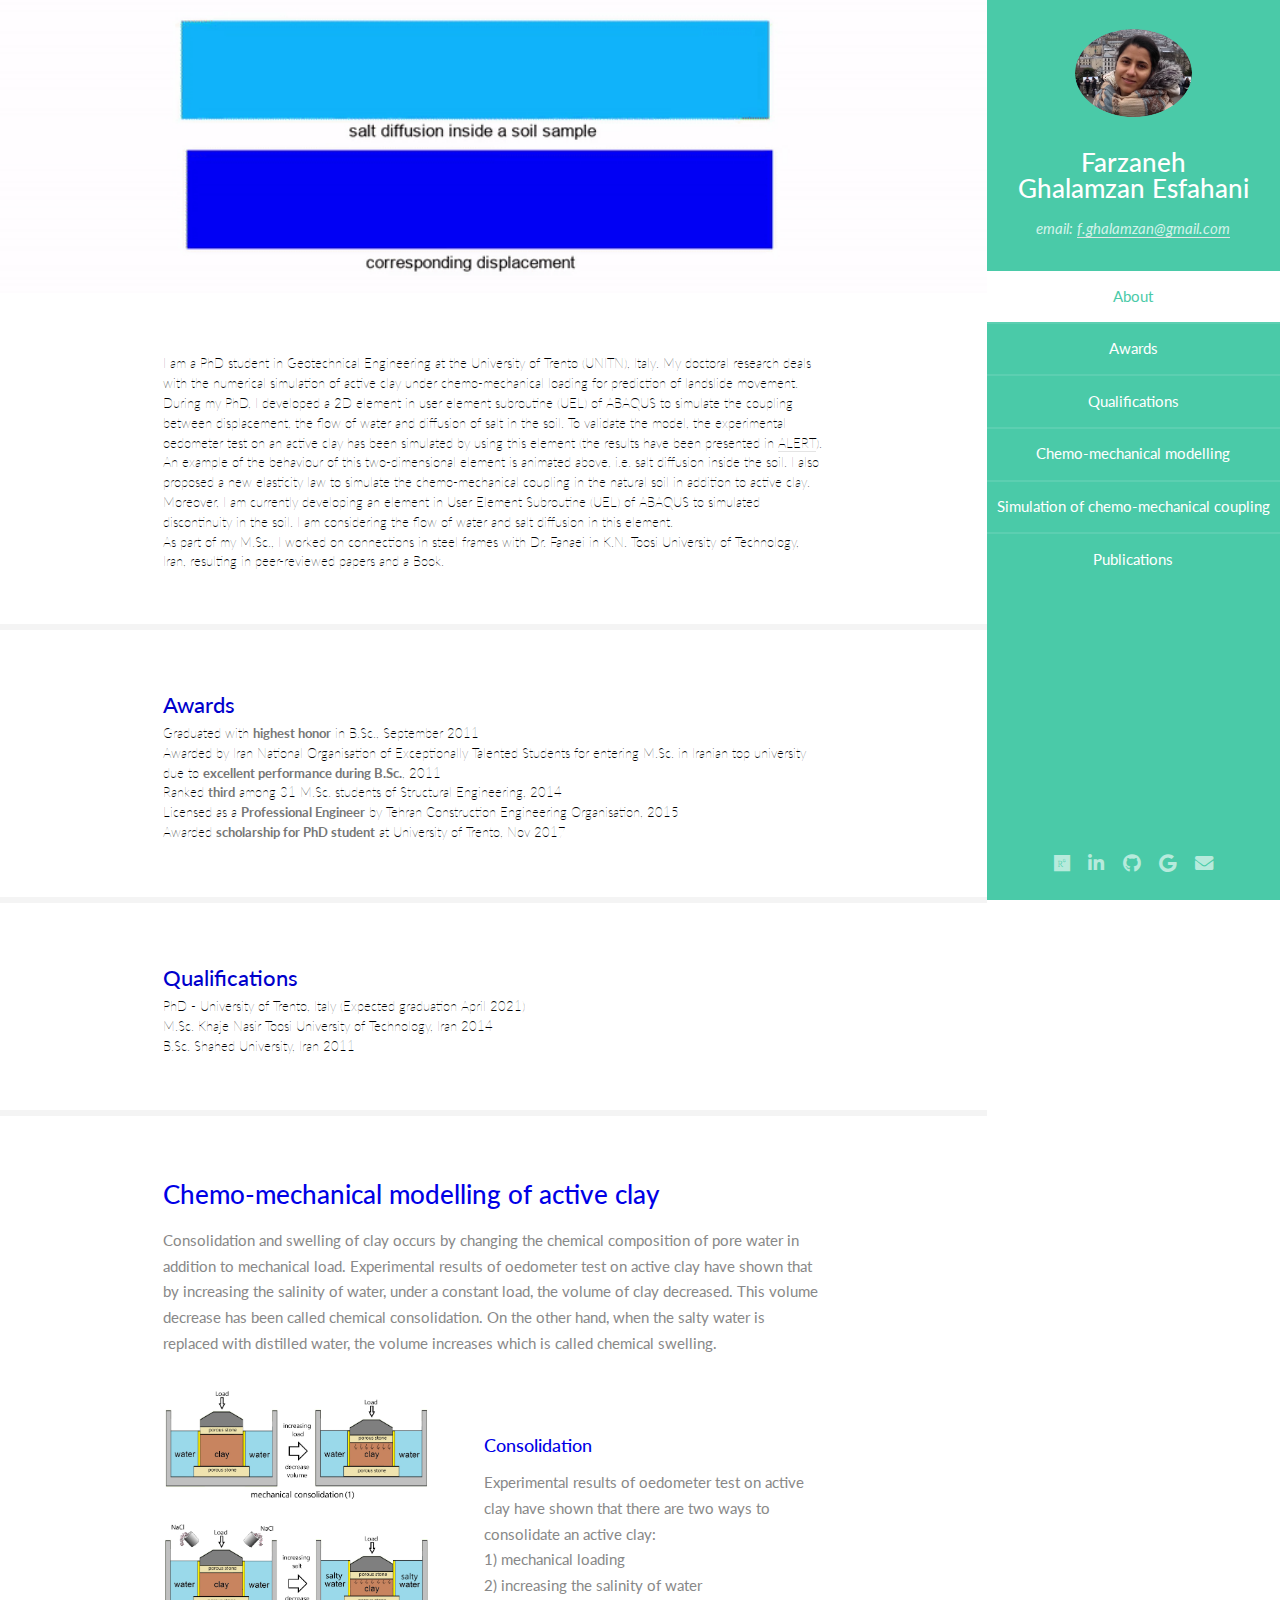
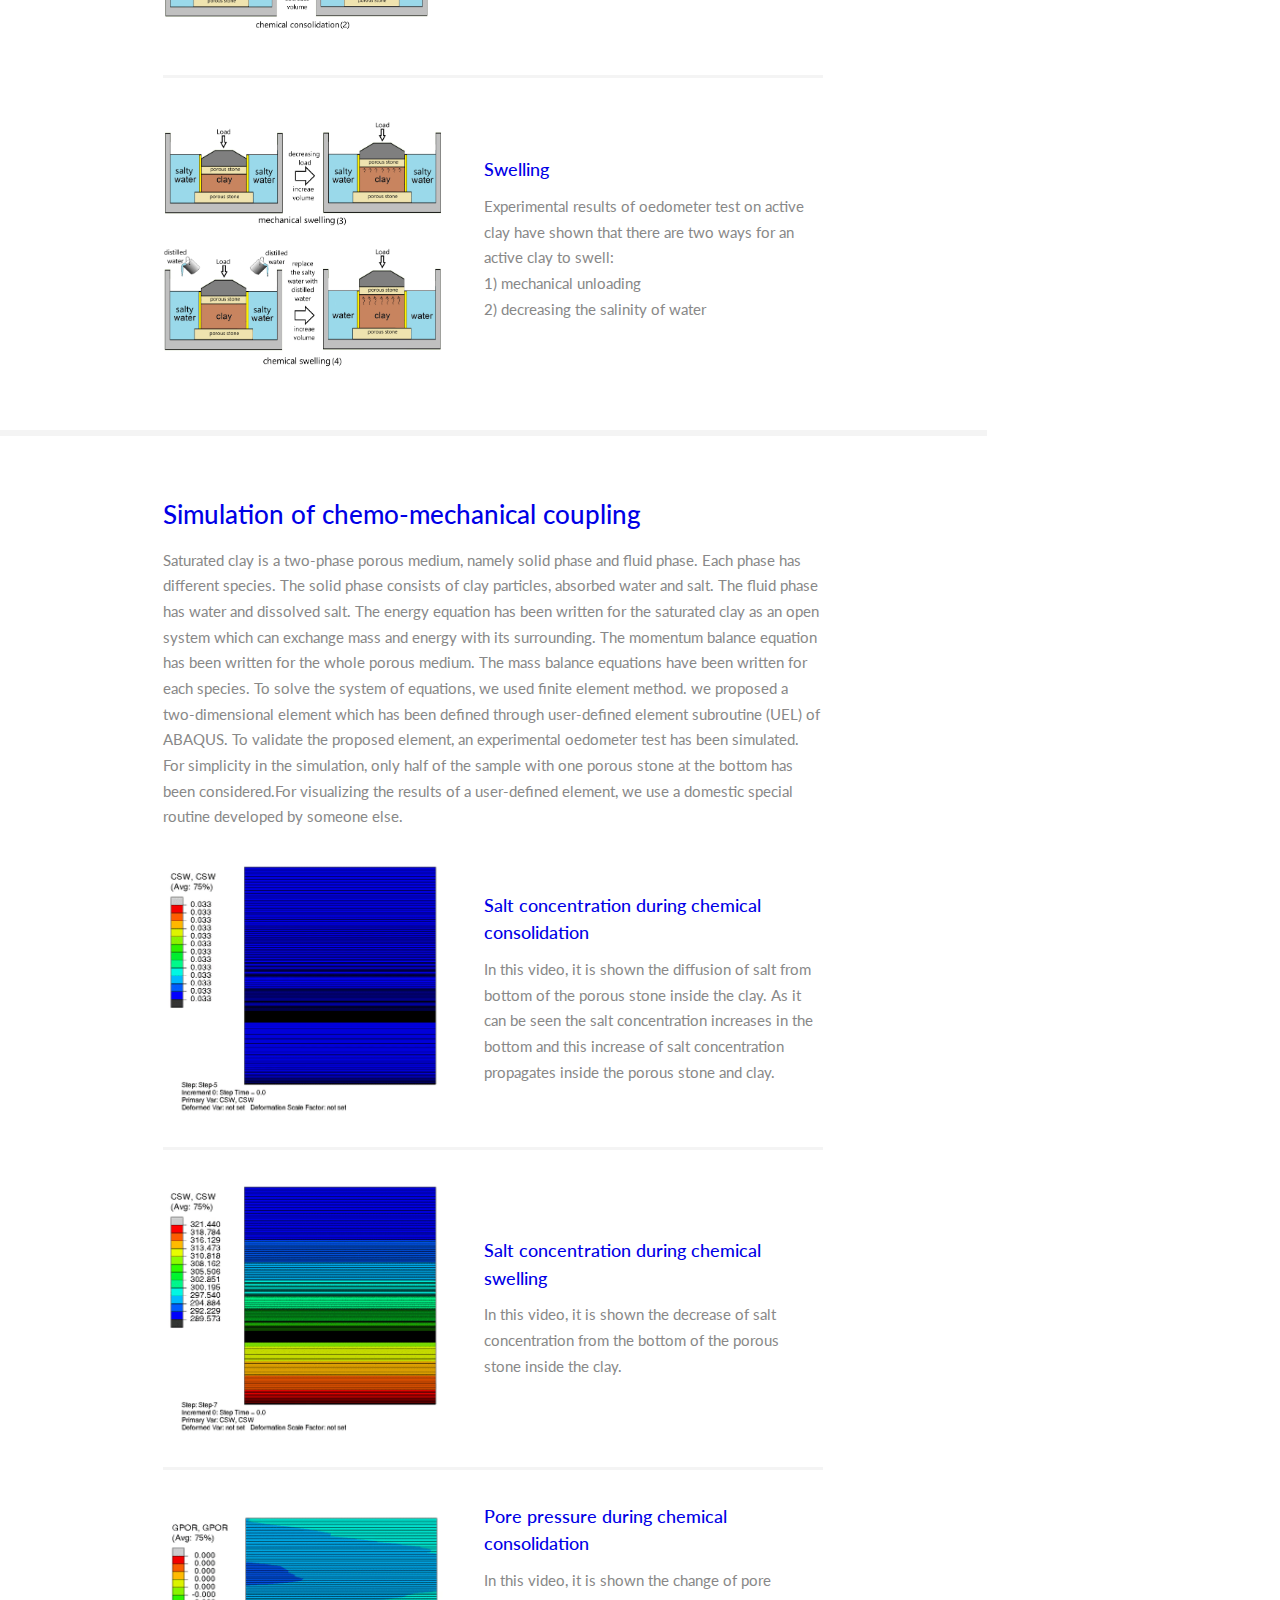
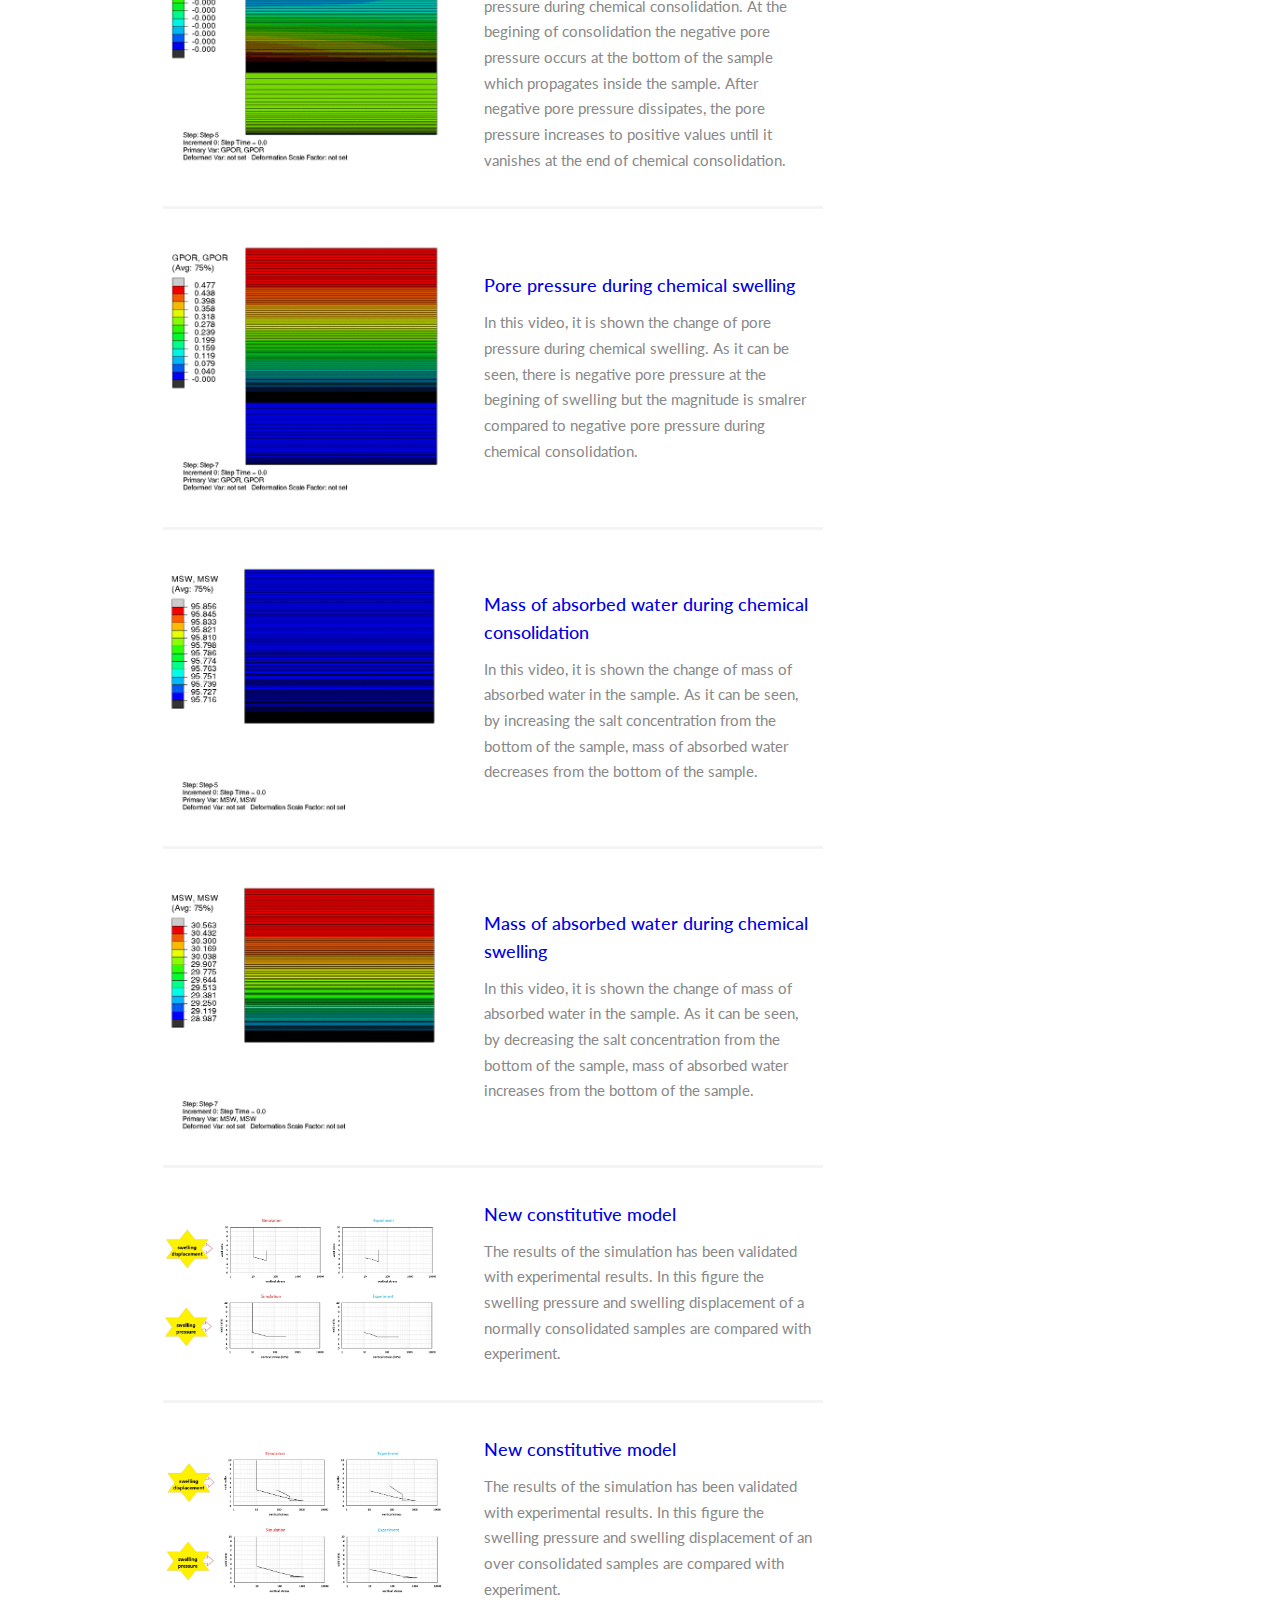
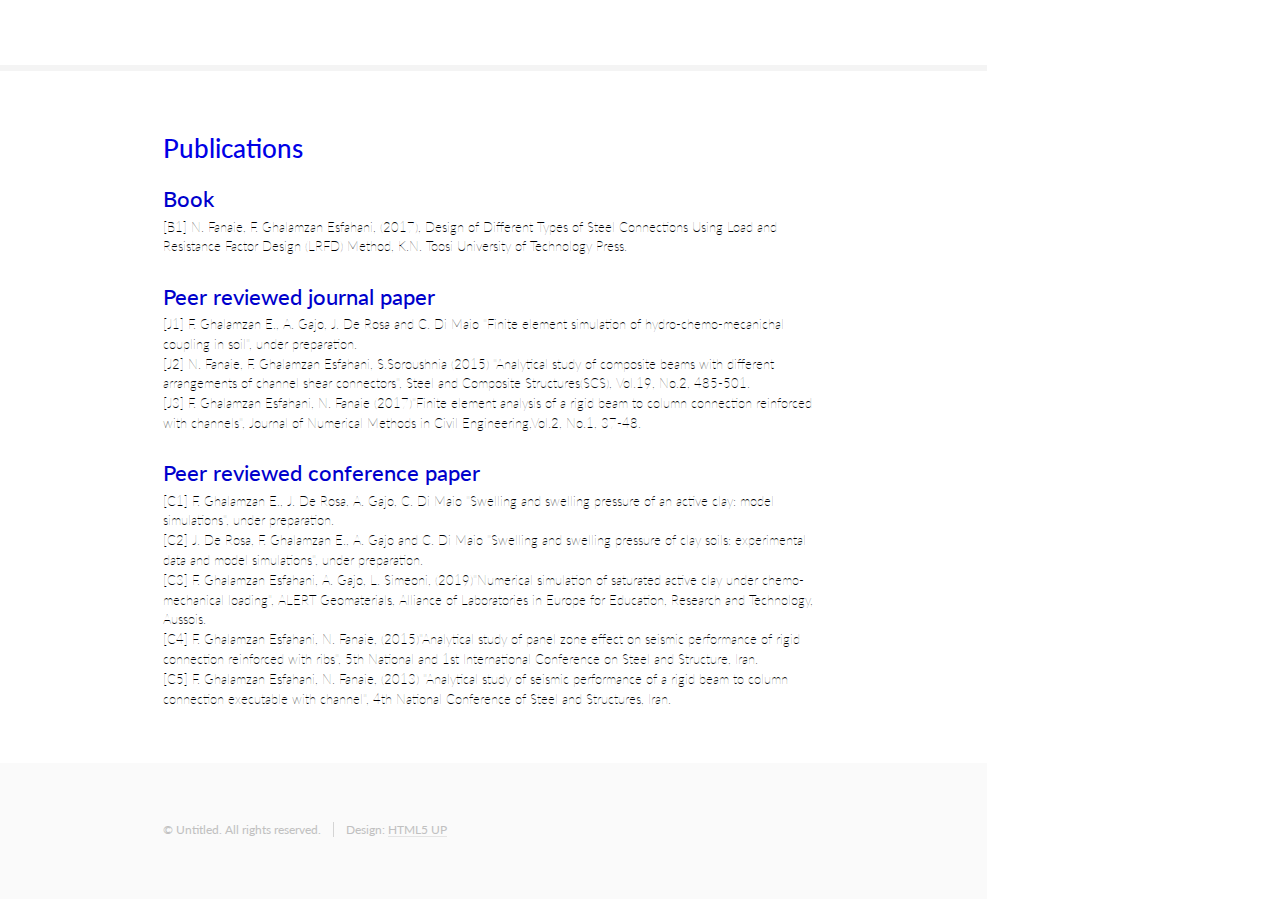
<file: index.html>
<!DOCTYPE HTML>
<!--
	Read Only by HTML5 UP
	html5up.net | @ajlkn
	Free for personal and commercial use under the CCA 3.0 license (html5up.net/license)
-->
<html>
	<head>
		<title>Read Only by HTML5 UP</title>
		<meta charset="utf-8" />
		<meta name="viewport" content="width=device-width, initial-scale=1, user-scalable=no" />
		<link rel="stylesheet" href="assets/css/main.css" />
	</head>
	<body class="is-preload">

		<!-- Header -->
			<section id="header">
				<header>
					<span class="image avatar"><img src="images/aksman.jpg" alt="" /></span>
					<h1 id="logo"><a href="#">Farzaneh Ghalamzan Esfahani</a></h1>
					<p>email: <a href="f.ghalamzan@gmail.com"> f.ghalamzan@gmail.com</a></p>
				</header>
				<nav id="nav">
					<ul>
						<li><a href="#one" class="active">About</a></li>
						<li><a href="#two">Awards</a></li>
						<li><a href="#three">Qualifications</a></li>
						<li><a href="#four">Chemo-mechanical modelling</a></li>
						<li><a href="#five">Simulation of chemo-mechanical coupling</a></li>
						<li><a href="#six">Publications</a></li>
					</ul>
				</nav>
				<footer>
					<ul class="icons">
						<li><a href="https://www.researchgate.net/profile/Farzaneh_Ghalamzan_Esfahani" class="icon brands fa-researchgate"><span class="label">researchgate</span></a></li>
						<li><a href="https://www.linkedin.com/in/farzaneh-ghalamzan-esfahani-388ab3121/?originalSubdomain=ir" class="icon brands fa-linkedin-in"><span class="label">linkedin-in</span></a></li>
						<li><a href="https://fghalamzan.github.io/" class="icon brands fa-github"><span class="label">Github</span></a></li>
						<li><a href="https://scholar.google.it/citations?user=eh51smkAAAAJ&hl=en" class="icon brands fa-google"><span class="label">google</span></a></li>			
						<li><a href="f.ghalamzan@.com" class="icon solid fa-envelope"><span class="label">Email</span></a></li>

					</ul>
				</footer>
			</section>

		<!-- Wrapper -->
			<div id="wrapper">

				<!-- Main -->
					<div id="main">

						<!-- One -->
							<section id="one">
								<div class="image main" data-position="center">
									<a href="images/2dkoli.gif"><img src="images/2dkoli.gif" alt="" /></a>
								</div>
								<div class="container">
									<header class="major">
										<h2></h2>
										<p>I am a PhD student in Geotechnical Engineering at the University of Trento (UNITN), Italy. My doctoral research deals with the numerical simulation of active clay under chemo-mechanical loading for prediction of landslide movement. During my PhD, I developed a 2D element in user element subroutine (UEL) of ABAQUS to simulate the coupling between displacement, the flow of water and diffusion of salt in the soil. To validate the model, the experimental oedometer test on an active clay has been simulated by using this element (the results have been presented in <a href="https://www.researchgate.net/publication/341526222_Numerical_simulation_of_saturated_active_clay_under_chemo-mechanical_loading">ALERT</a>). An example of the behaviour of this two-dimensional element is animated above, i.e. salt diffusion inside the soil.  I also proposed a new elasticity law to simulate the chemo-mechanical coupling in the natural soil in addition to active clay. Moreover, I am currently developing an element in User Element Subroutine (UEL) of ABAQUS to simulated discontinuity in the soil. I am considering the flow of water and salt diffusion in this element.</br> As part of my M.Sc., I worked on connections in steel frames with Dr. Fanaei in  K.N. Toosi University of Technology, Iran, resulting in peer-reviewed papers and a Book.

								</div>
							</section>
							<section id="two">
								<div class="container">
									<header class="major">
										<h2>Awards</h2>
										<p>Graduated with <b>highest honor</b> in B.Sc., September 2011
										<br/>
                                       Awarded by Iran National Organisation of Exceptionally Talented Students for entering M.Sc. in Iranian top university due to <b>excellent performance during B.Sc.</b>, 2011 
                                       <br/>
                                       Ranked <b>third</b> among 31 M.Sc. students of Structural Engineering, 2014
                                       <br/>
                                       Licensed as a <b>Professional Engineer</b> by Tehran Construction Engineering Organisation, 2015
                                       <br/>
                                       Awarded <b>scholarship for PhD student</b> at University of Trento, Nov 2017
										<p>
									</div>
							</section>
							<section id="three">
								<div class="container">
									<header class="major">
										<h2>Qualifications</h2>
										<p>PhD - University of Trento, Italy (Expected graduation April 2021)<br/>
											M.Sc. Khaje Nasir Toosi University of Technology, Iran 2014
											<br/>
											B.Sc. Shahed University, Iran 2011
										<p>
									</div>
							</section>

							<section id="four">
								<div class="container">
									<h3>Chemo-mechanical modelling of active clay</h3>
									<p>Consolidation and swelling of clay occurs by changing the chemical composition of pore water in addition to mechanical load. Experimental results of oedometer test on active clay have shown that by increasing the salinity of water, under a constant load, the volume of clay decreased. This volume decrease has been called chemical consolidation. On the other hand, when the salty water is replaced with distilled water, the volume increases which is called chemical swelling.
									 </p>
									<div class="features">
										<article>
											<a href="images/cons.jpg" class="image"><img src="images/cons.jpg" alt="" /></a>
											<div class="inner">
												<h4>Consolidation</h4>
												<p>Experimental results of oedometer test on active clay have shown that there are two ways to consolidate an active clay:<br/>
												1) mechanical loading <br/>
											    2) increasing the salinity of water</p>
											</div>
										</article>
										<article>
											<a href="images/swell.jpg" class="image"><img src="images/swell.jpg" alt="" /></a>
											<div class="inner">
												<h4>Swelling</h4>
												<p>Experimental results of oedometer test on active clay have shown that there are two ways for an active clay to swell:<br/>
												1) mechanical unloading <br/>
											    2) decreasing the salinity of water</p>
											</div>
										</article>
										</div>
								</div>
							</section>
							<section id="five">
								<div class="container">
									<h3>Simulation of chemo-mechanical coupling</h3>
									<p>Saturated clay is a two-phase porous medium, namely solid phase and fluid phase. Each phase has different species. The solid phase consists of clay particles, absorbed water and salt. The fluid phase has water and dissolved salt. The energy equation has been written for the saturated clay as an open system which can exchange mass and energy with its surrounding. The momentum balance equation has been written for the whole porous medium. The mass balance equations have been written for each species. To solve the system of equations, we used finite element method. we proposed a two-dimensional element which has been defined through user-defined element subroutine (UEL) of ABAQUS. To validate the proposed element, an experimental oedometer test has been simulated. For simplicity in the simulation, only half of the sample with one porous stone at the bottom has been considered.For visualizing the results of a user-defined element, we use a domestic special routine developed by someone else. </p>
									<div class="features">
										<article>
											<a href="images/ccon.gif" class="image"><img src="images/ccon.gif" alt="" /></a>
											<div class="inner">
												<h4>Salt concentration during chemical consolidation</h4>
												<p>In this video, it is shown the diffusion of salt from bottom of the porous stone inside the clay. As it can be seen the salt concentration increases in the bottom and this increase of salt concentration propagates inside the porous stone and clay.</p>
											</div>
										</article>
										<article>
											<a href="images/cswel.gif" class="image"><img src="images/cswel.gif" alt="" /></a>
											<div class="inner">
												<h4>Salt concentration during chemical swelling</h4>
												<p>In this video, it is shown the decrease of salt concentration from the bottom of the porous stone inside the clay. </p>
											</div>
										</article>
										<article>
											<a href="images/porcon.gif" class="image"><img src="images/porcon.gif" alt="" /></a>
											<div class="inner">
												<h4>Pore pressure during chemical consolidation</h4>
												<p>In this video, it is shown the change of pore pressure during chemical consolidation. At the begining of consolidation the negative pore pressure occurs at the bottom of the sample which propagates inside the sample. After negative pore pressure dissipates, the pore pressure increases to positive values until it vanishes at the end of chemical consolidation.</p>
											</div>
										</article>
										<article>
											<a href="images/porswe.gif" class="image"><img src="images/porswe.gif" alt="" /></a>
											<div class="inner">
												<h4>Pore pressure during chemical swelling</h4>
												<p>In this video, it is shown the change of pore pressure during chemical swelling. As it can be seen, there is negative pore pressure at the begining of swelling but the magnitude is smalrer compared to negative pore pressure during chemical consolidation.</p>
											</div>
										</article>
										<article>
											<a href="images/mcon.gif" class="image"><img src="images/mcon.gif" alt="" /></a>
											<div class="inner">
												<h4>Mass of absorbed water during chemical consolidation</h4>
												<p>In this video, it is shown the change of mass of absorbed water in the sample. As it can be seen, by increasing the salt concentration from the bottom of the sample, mass of absorbed water decreases from the bottom of the sample.</p>
											</div>
										</article>
										<article>
											<a href="images/mswe.gif" class="image"><img src="images/mswe.gif" alt="" /></a>
											<div class="inner">
												<h4>Mass of absorbed water during chemical swelling</h4>
												<p>In this video, it is shown the change of mass of absorbed water in the sample. As it can be seen, by decreasing the salt concentration from the bottom of the sample, mass of absorbed water increases from the bottom of the sample. </p>
											</div>
										</article>
										<article>
											<a href="images/newexper.jpg" class="image"><img src="images/newexper.jpg" alt="" /></a>
											<div class="inner">
												<h4>New constitutive model</h4>
												<p>The results of the simulation has been validated with experimental results. In this figure the swelling pressure and swelling displacement of a normally consolidated samples are compared with experiment.</p>
											</div>
										</article>
										<article>
											<a href="images/ocnewexper.jpg" class="image"><img src="images/ocnewexper.jpg" alt="" /></a>
											<div class="inner">
												<h4>New constitutive model</h4>
												<p>The results of the simulation has been validated with experimental results. In this figure the swelling pressure and swelling displacement of an over consolidated samples are compared with experiment.</p>
											</div>
										</article>
										</div>
								</div>
							</section>

							<section id="six">
								<div class="container">
									<header class="major">
										<h3>Publications</h3>

										<h2>Book</h2>

										<p>[B1] N. Fanaie, F. Ghalamzan Esfahani, (2017), Design of Different Types of Steel Connections Using Load and Resistance Factor Design (LRFD) Method, K.N. Toosi University of Technology Press.</p>
										<h2>Peer reviewed journal paper</h2>
										<p>[J1] F. Ghalamzan E., A. Gajo, J. De Rosa and C. Di Maio "Finite element simulation of hydro-chemo-mecanichal coupling in soil", under preparation.<br/>
										[J2] N. Fanaie, F. Ghalamzan Esfahani, S.Soroushnia (2015) "Analytical study of composite beams with different arrangements of channel shear connectors", Steel and Composite Structures(SCS), Vol.19, No.2, 485-501.<br/>
										[J3] F. Ghalamzan Esfahani, N. Fanaie (2017)"Finite element analysis of a rigid beam to column connection reinforced with channels", Journal of Numerical Methods in Civil Engineering,Vol.2, No.1, 37-48.</p>
										<h2>Peer reviewed conference paper</h2>

										<p>[C1] F. Ghalamzan E., J. De Rosa, A. Gajo, C. Di Maio "Swelling and swelling pressure of an active clay: model simulations", under preparation.
									<br/>
										[C2] J. De Rosa, F. Ghalamzan E., A. Gajo  and C. Di Maio "Swelling and swelling pressure of clay soils: experimental data and model simulations", under preparation.
									<br/>
										[C3] F. Ghalamzan Esfahani, A. Gajo, L. Simeoni, (2019)"Numerical simulation of saturated active clay under chemo-mechanical loading", ALERT Geomaterials, Alliance of Laboratories in Europe for Education, Research and Technology, Aussois.
									<br/>
										[C4] F. Ghalamzan Esfahani, N. Fanaie, (2015)"Analytical study of panel zone effect on seismic performance of rigid connection reinforced with ribs", 5th National and 1st International Conference on Steel and Structure, Iran.
									<br/>
										[C5] F. Ghalamzan Esfahani, N. Fanaie, (2013) "Analytical study of seismic performance of a rigid beam to  column connection executable with channel", 4th National Conference of Steel and Structures, Iran.
										<p>
									</div>
							</section>

						<!-- Five -->
						<!--
							<section id="five">
								<div class="container">
									<h3>Elements</h3>

									<section>
										<h4>Text</h4>
										<p>This is <b>bold</b> and this is <strong>strong</strong>. This is <i>italic</i> and this is <em>emphasized</em>.
										This is <sup>superscript</sup> text and this is <sub>subscript</sub> text.
										This is <u>underlined</u> and this is code: <code>for (;;) { ... }</code>. Finally, <a href="#">this is a link</a>.</p>
										<hr />
										<header>
											<h4>Heading with a Subtitle</h4>
											<p>Lorem ipsum dolor sit amet nullam id egestas urna aliquam</p>
										</header>
										<p>Nunc lacinia ante nunc ac lobortis. Interdum adipiscing gravida odio porttitor sem non mi integer non faucibus ornare mi ut ante amet placerat aliquet. Volutpat eu sed ante lacinia sapien lorem accumsan varius montes viverra nibh in adipiscing blandit tempus accumsan.</p>
										<header>
											<h5>Heading with a Subtitle</h5>
											<p>Lorem ipsum dolor sit amet nullam id egestas urna aliquam</p>
										</header>
										<p>Nunc lacinia ante nunc ac lobortis. Interdum adipiscing gravida odio porttitor sem non mi integer non faucibus ornare mi ut ante amet placerat aliquet. Volutpat eu sed ante lacinia sapien lorem accumsan varius montes viverra nibh in adipiscing blandit tempus accumsan.</p>
										<hr />
										<h2>Heading Level 2</h2>
										<h3>Heading Level 3</h3>
										<h4>Heading Level 4</h4>
										<h5>Heading Level 5</h5>
										<h6>Heading Level 6</h6>
										<hr />
										<h5>Blockquote</h5>
										<blockquote>Fringilla nisl. Donec accumsan interdum nisi, quis tincidunt felis sagittis eget tempus euismod. Vestibulum ante ipsum primis in faucibus vestibulum. Blandit adipiscing eu felis iaculis volutpat ac adipiscing accumsan faucibus. Vestibulum ante ipsum primis in faucibus lorem ipsum dolor sit amet nullam adipiscing eu felis.</blockquote>
										<h5>Preformatted</h5>
										<pre><code>i = 0;

while (!deck.isInOrder()) {
    print 'Iteration ' + i;
    deck.shuffle();
    i++;
}

print 'It took ' + i + ' iterations to sort the deck.';</code></pre>
									</section>

									<section>
										<h4>Lists</h4>
										<div class="row">
											<div class="col-6 col-12-xsmall">
												<h5>Unordered</h5>
												<ul>
													<li>Dolor pulvinar etiam magna etiam.</li>
													<li>Sagittis adipiscing lorem eleifend.</li>
													<li>Felis enim feugiat dolore viverra.</li>
												</ul>
												<h5>Alternate</h5>
												<ul class="alt">
													<li>Dolor pulvinar etiam magna etiam.</li>
													<li>Sagittis adipiscing lorem eleifend.</li>
													<li>Felis enim feugiat dolore viverra.</li>
												</ul>
											</div>
											<div class="col-6 col-12-xsmall">
												<h5>Ordered</h5>
												<ol>
													<li>Dolor pulvinar etiam magna etiam.</li>
													<li>Etiam vel felis at lorem sed viverra.</li>
													<li>Felis enim feugiat dolore viverra.</li>
													<li>Dolor pulvinar etiam magna etiam.</li>
													<li>Etiam vel felis at lorem sed viverra.</li>
													<li>Felis enim feugiat dolore viverra.</li>
												</ol>
												<h5>Icons</h5>
												<ul class="icons">
													<li><a href="#" class="icon brands fa-twitter"><span class="label">Twitter</span></a></li>
													<li><a href="#" class="icon brands fa-facebook-f"><span class="label">Facebook</span></a></li>
													<li><a href="#" class="icon brands fa-instagram"><span class="label">Instagram</span></a></li>
													<li><a href="#" class="icon brands fa-github"><span class="label">Github</span></a></li>
													<li><a href="#" class="icon brands fa-dribbble"><span class="label">Dribbble</span></a></li>
													<li><a href="#" class="icon brands fa-tumblr"><span class="label">Tumblr</span></a></li>
												</ul>
											</div>
										</div>
										<h5>Actions</h5>
										<ul class="actions">
											<li><a href="#" class="button primary">Default</a></li>
											<li><a href="#" class="button">Default</a></li>
											<li><a href="#" class="button alt">Default</a></li>
										</ul>
										<ul class="actions small">
											<li><a href="#" class="button primary small">Small</a></li>
											<li><a href="#" class="button small">Small</a></li>
											<li><a href="#" class="button alt small">Small</a></li>
										</ul>
										<div class="row">
											<div class="col-3 col-6-medium col-12-xsmall">
												<ul class="actions stacked">
													<li><a href="#" class="button primary">Default</a></li>
													<li><a href="#" class="button">Default</a></li>
													<li><a href="#" class="button alt">Default</a></li>
												</ul>
											</div>
											<div class="col-3 col-6 col-12-xsmall">
												<ul class="actions stacked">
													<li><a href="#" class="button primary small">Small</a></li>
													<li><a href="#" class="button small">Small</a></li>
													<li><a href="#" class="button alt small">Small</a></li>
												</ul>
											</div>
											<div class="col-3 col-6-medium col-12-xsmall">
												<ul class="actions stacked">
													<li><a href="#" class="button primary fit">Default</a></li>
													<li><a href="#" class="button fit">Default</a></li>
													<li><a href="#" class="button alt fit">Default</a></li>
												</ul>
											</div>
											<div class="col-3 col-6-medium col-12-xsmall">
												<ul class="actions stacked">
													<li><a href="#" class="button primary small fit">Small</a></li>
													<li><a href="#" class="button small fit">Small</a></li>
													<li><a href="#" class="button alt small fit">Small</a></li>
												</ul>
											</div>
										</div>
									</section>

									<section>
										<h4>Table</h4>
										<h5>Default</h5>
										<div class="table-wrapper">
											<table>
												<thead>
													<tr>
														<th>Name</th>
														<th>Description</th>
														<th>Price</th>
													</tr>
												</thead>
												<tbody>
													<tr>
														<td>Item One</td>
														<td>Ante turpis integer aliquet porttitor.</td>
														<td>29.99</td>
													</tr>
													<tr>
														<td>Item Two</td>
														<td>Vis ac commodo adipiscing arcu aliquet.</td>
														<td>19.99</td>
													</tr>
													<tr>
														<td>Item Three</td>
														<td> Morbi faucibus arcu accumsan lorem.</td>
														<td>29.99</td>
													</tr>
													<tr>
														<td>Item Four</td>
														<td>Vitae integer tempus condimentum.</td>
														<td>19.99</td>
													</tr>
													<tr>
														<td>Item Five</td>
														<td>Ante turpis integer aliquet porttitor.</td>
														<td>29.99</td>
													</tr>
												</tbody>
												<tfoot>
													<tr>
														<td colspan="2"></td>
														<td>100.00</td>
													</tr>
												</tfoot>
											</table>
										</div>

										<h5>Alternate</h5>
										<div class="table-wrapper">
											<table class="alt">
												<thead>
													<tr>
														<th>Name</th>
														<th>Description</th>
														<th>Price</th>
													</tr>
												</thead>
												<tbody>
													<tr>
														<td>Item One</td>
														<td>Ante turpis integer aliquet porttitor.</td>
														<td>29.99</td>
													</tr>
													<tr>
														<td>Item Two</td>
														<td>Vis ac commodo adipiscing arcu aliquet.</td>
														<td>19.99</td>
													</tr>
													<tr>
														<td>Item Three</td>
														<td> Morbi faucibus arcu accumsan lorem.</td>
														<td>29.99</td>
													</tr>
													<tr>
														<td>Item Four</td>
														<td>Vitae integer tempus condimentum.</td>
														<td>19.99</td>
													</tr>
													<tr>
														<td>Item Five</td>
														<td>Ante turpis integer aliquet porttitor.</td>
														<td>29.99</td>
													</tr>
												</tbody>
												<tfoot>
													<tr>
														<td colspan="2"></td>
														<td>100.00</td>
													</tr>
												</tfoot>
											</table>
										</div>
									</section>

									<section>
										<h4>Buttons</h4>
										<ul class="actions">
											<li><a href="#" class="button primary">Primary</a></li>
											<li><a href="#" class="button">Default</a></li>
											<li><a href="#" class="button alt">Alternate</a></li>
										</ul>
										<ul class="actions">
											<li><a href="#" class="button primary large">Large</a></li>
											<li><a href="#" class="button">Default</a></li>
											<li><a href="#" class="button alt small">Small</a></li>
										</ul>
										<ul class="actions fit">
											<li><a href="#" class="button primary fit">Fit</a></li>
											<li><a href="#" class="button fit">Fit</a></li>
											<li><a href="#" class="button alt fit">Fit</a></li>
										</ul>
										<ul class="actions fit small">
											<li><a href="#" class="button primary fit small">Fit + Small</a></li>
											<li><a href="#" class="button fit small">Fit + Small</a></li>
											<li><a href="#" class="button alt fit small">Fit + Small</a></li>
										</ul>
										<ul class="actions">
											<li><a href="#" class="button primary icon solid fa-download">Icon</a></li>
											<li><a href="#" class="button icon solid fa-download">Icon</a></li>
											<li><a href="#" class="button alt icon solid fa-check">Icon</a></li>
										</ul>
										<ul class="actions">
											<li><span class="button primary disabled">Primary</span></li>
											<li><span class="button disabled">Default</span></li>
											<li><span class="button alt disabled">Alternate</span></li>
										</ul>
									</section>

									<section>
										<h4>Form</h4>
										<form method="post" action="#">
											<div class="row gtr-uniform">
												<div class="col-6 col-12-xsmall">
													<input type="text" name="demo-name" id="demo-name" value="" placeholder="Name" />
												</div>
												<div class="col-6 col-12-xsmall">
													<input type="email" name="demo-email" id="demo-email" value="" placeholder="Email" />
												</div>
												<div class="col-12">
													<select name="demo-category" id="demo-category">
														<option value="">- Category -</option>
														<option value="1">Manufacturing</option>
														<option value="1">Shipping</option>
														<option value="1">Administration</option>
														<option value="1">Human Resources</option>
													</select>
												</div>
												<div class="col-4 col-12-medium">
													<input type="radio" id="demo-priority-low" name="demo-priority" checked>
													<label for="demo-priority-low">Low Priority</label>
												</div>
												<div class="col-4 col-12-medium">
													<input type="radio" id="demo-priority-normal" name="demo-priority">
													<label for="demo-priority-normal">Normal Priority</label>
												</div>
												<div class="col-4 col-12-medium">
													<input type="radio" id="demo-priority-high" name="demo-priority">
													<label for="demo-priority-high">High Priority</label>
												</div>
												<div class="col-6 col-12-medium">
													<input type="checkbox" id="demo-copy" name="demo-copy">
													<label for="demo-copy">Email me a copy of this message</label>
												</div>
												<div class="col-6 col-12-medium">
													<input type="checkbox" id="demo-human" name="demo-human" checked>
													<label for="demo-human">I am a human and not a robot</label>
												</div>
												<div class="col-12">
													<textarea name="demo-message" id="demo-message" placeholder="Enter your message" rows="6"></textarea>
												</div>
												<div class="col-12">
													<ul class="actions">
														<li><input type="submit" value="Send Message" /></li>
														<li><input type="reset" value="Reset" class="alt" /></li>
													</ul>
												</div>
											</div>
										</form>
									</section>

									<section>
										<h4>Image</h4>
										<h5>Fit</h5>
										<span class="image fit"><img src="images/banner.jpg" alt="" /></span>
										<div class="box alt">
											<div class="row gtr-50 gtr-uniform">
												<div class="col-4"><span class="image fit"><img src="images/pic01.jpg" alt="" /></span></div>
												<div class="col-4"><span class="image fit"><img src="images/pic02.jpg" alt="" /></span></div>
												<div class="col-4"><span class="image fit"><img src="images/pic03.jpg" alt="" /></span></div>
												<div class="col-4"><span class="image fit"><img src="images/pic02.jpg" alt="" /></span></div>
												<div class="col-4"><span class="image fit"><img src="images/pic03.jpg" alt="" /></span></div>
												<div class="col-4"><span class="image fit"><img src="images/pic01.jpg" alt="" /></span></div>
												<div class="col-4"><span class="image fit"><img src="images/pic03.jpg" alt="" /></span></div>
												<div class="col-4"><span class="image fit"><img src="images/pic01.jpg" alt="" /></span></div>
												<div class="col-4"><span class="image fit"><img src="images/pic02.jpg" alt="" /></span></div>
											</div>
										</div>
										<h5>Left &amp; Right</h5>
										<p><span class="image left"><img src="images/avatar.jpg" alt="" /></span>Fringilla nisl. Donec accumsan interdum nisi, quis tincidunt felis sagittis eget. tempus euismod. Vestibulum ante ipsum primis in faucibus vestibulum. Blandit adipiscing eu felis iaculis volutpat ac adipiscing accumsan eu faucibus. Integer ac pellentesque praesent tincidunt felis sagittis eget. tempus euismod. Vestibulum ante ipsum primis in faucibus vestibulum. Blandit adipiscing eu felis iaculis volutpat ac adipiscing accumsan eu faucibus. Integer ac pellentesque praesent. Donec accumsan interdum nisi, quis tincidunt felis sagittis eget. tempus euismod. Vestibulum ante ipsum primis in faucibus vestibulum. Blandit adipiscing eu felis iaculis volutpat ac adipiscing accumsan eu faucibus. Integer ac pellentesque praesent tincidunt felis sagittis eget. tempus euismod. Vestibulum ante ipsum primis in faucibus vestibulum. Blandit adipiscing eu felis iaculis volutpat ac adipiscing accumsan eu faucibus. Integer ac pellentesque praesent.</p>
										<p><span class="image right"><img src="images/avatar.jpg" alt="" /></span>Fringilla nisl. Donec accumsan interdum nisi, quis tincidunt felis sagittis eget. tempus euismod. Vestibulum ante ipsum primis in faucibus vestibulum. Blandit adipiscing eu felis iaculis volutpat ac adipiscing accumsan eu faucibus. Integer ac pellentesque praesent tincidunt felis sagittis eget. tempus euismod. Vestibulum ante ipsum primis in faucibus vestibulum. Blandit adipiscing eu felis iaculis volutpat ac adipiscing accumsan eu faucibus. Integer ac pellentesque praesent. Donec accumsan interdum nisi, quis tincidunt felis sagittis eget. tempus euismod. Vestibulum ante ipsum primis in faucibus vestibulum. Blandit adipiscing eu felis iaculis volutpat ac adipiscing accumsan eu faucibus. Integer ac pellentesque praesent tincidunt felis sagittis eget. tempus euismod. Vestibulum ante ipsum primis in faucibus vestibulum. Blandit adipiscing eu felis iaculis volutpat ac adipiscing accumsan eu faucibus. Integer ac pellentesque praesent.</p>
									</section>

								</div>
							</section>
						-->

					</div>

				<!-- Footer -->
					<section id="footer">
						<div class="container">
							<ul class="copyright">
								<li>&copy; Untitled. All rights reserved.</li><li>Design: <a href="http://html5up.net">HTML5 UP</a></li>
							</ul>
						</div>
					</section>

			</div>

		<!-- Scripts -->
			<script src="assets/js/jquery.min.js"></script>
			<script src="assets/js/jquery.scrollex.min.js"></script>
			<script src="assets/js/jquery.scrolly.min.js"></script>
			<script src="assets/js/browser.min.js"></script>
			<script src="assets/js/breakpoints.min.js"></script>
			<script src="assets/js/util.js"></script>
			<script src="assets/js/main.js"></script>

	</body>
</html>
</file>
<file: assets/css/main.css>
@import url("fontawesome-all.min.css");
@import url("https://fonts.googleapis.com/css?family=Lato:400,400italic,700,700italic|Source+Code+Pro:400");

/*
	Read Only by HTML5 UP
	html5up.net | @ajlkn
	Free for personal and commercial use under the CCA 3.0 license (html5up.net/license)
*/

html, body, div, span, applet, object,
iframe, h1, h2, h3, h4, h5, h6, p, blockquote,
pre, a, abbr, acronym, address, big, cite,
code, del, dfn, em, img, ins, kbd, q, s, samp,
small, strike, strong, sub, sup, tt, var, b,
u, i, center, dl, dt, dd, ol, ul, li, fieldset,
form, label, legend, table, caption, tbody,
tfoot, thead, tr, th, td, article, aside,
canvas, details, embed, figure, figcaption,
footer, header, hgroup, menu, nav, output, ruby,
section, summary, time, mark, audio, video {
	margin: 0;
	padding: 0;
	border: 0;
	font-size: 100%;
	font: inherit;
	vertical-align: baseline;}

article, aside, details, figcaption, figure,
footer, header, hgroup, menu, nav, section {
	display: block;}

body {
	line-height: 1;
}

ol, ul {
	list-style: none;
}

blockquote, q {
	quotes: none;
}

	blockquote:before, blockquote:after, q:before, q:after {
		content: '';
		content: none;
	}

table {
	border-collapse: collapse;
	border-spacing: 0;
}

body {
	-webkit-text-size-adjust: none;
}

mark {
	background-color: transparent;
	color: inherit;
}

input::-moz-focus-inner {
	border: 0;
	padding: 0;
}

input, select, textarea {
	-moz-appearance: none;
	-webkit-appearance: none;
	-ms-appearance: none;
	appearance: none;
}

/* Basic */

	html {
		box-sizing: border-box;
	}

	*, *:before, *:after {
		box-sizing: inherit;
	}

	body {
		background: #fff;
	}

		body.is-preload *, body.is-preload *:before, body.is-preload *:after {
			-moz-animation: none !important;
			-webkit-animation: none !important;
			-ms-animation: none !important;
			animation: none !important;
			-moz-transition: none !important;
			-webkit-transition: none !important;
			-ms-transition: none !important;
			transition: none !important;
		}

	body, input, select, textarea {
		color: #888;
		font-family: "Lato", sans-serif;
		font-size: 16pt;
		font-weight: 400;
		line-height: 1.75em;
	}

	a {
		-moz-transition: color 0.2s ease-in-out, border-color 0.2s ease-in-out;
		-webkit-transition: color 0.2s ease-in-out, border-color 0.2s ease-in-out;
		-ms-transition: color 0.2s ease-in-out, border-color 0.2s ease-in-out;
		transition: color 0.2s ease-in-out, border-color 0.2s ease-in-out;
		border-bottom: solid 1px #e4e4e4;
		color: inherit;
		text-decoration: none;
	}

		a:hover {
			border-bottom-color: transparent;
			color: #4acaa8 !important;
		}

	strong, b {
		color: #777;
		font-weight: 700;
	}

	em, i {
		font-style: italic;
	}

	p {
		margin: 0 0 2.25em 0;
	}

	h1, h2, h3, h4, h5, h6 {
		color: #0000e6;
		font-weight: 500;
		line-height: 1em;
		margin: 0 0 0.5625em 0;
	}

		h1 a, h2 a, h3 a, h4 a, h5 a, h6 a {
			border: 0;
			color: inherit;
			text-decoration: none;
		}

	h2 {
		font-size: 2em;
		line-height: 1.5em;
	}

	h3 {
		font-size: 1.75em;
		line-height: 1.5em;
	}

	h4 {
		font-size: 1.25em;
		line-height: 1.5em;
	}

	h5 {
		font-size: 0.9em;
		line-height: 1.5em;
	}

	h6 {
		font-size: 0.7em;
		line-height: 1.5em;
	}

	sub {
		font-size: 0.8em;
		position: relative;
		top: 0.5em;
	}

	sup {
		font-size: 0.8em;
		position: relative;
		top: -0.5em;
	}

	hr {
		border: 0;
		border-bottom: solid 2px #f4f4f4;
		margin: 2.25em 0;
	}

		hr.major {
			margin: 3.375em 0;
		}

	blockquote {
		border-left: solid 8px #e4e4e4;
		font-style: italic;
		margin: 0 0 2.25em 0;
		padding: 0.5em 0 0.5em 2em;
	}

	code {
		background: #555;
		border-radius: 5px;
		color: #fff;
		font-family: "Source Code Pro", monospace;
		font-size: 0.9em;
		margin: 0 0.25em;
		padding: 0.25em 0.65em;
	}

	pre {
		font-family: "Source Code Pro", monospace;
		font-size: 0.9em;
		margin: 0 0 2.25em 0;
	}

		pre code {
			-webkit-overflow-scrolling: touch;
			display: block;
			line-height: 1.5em;
			overflow-x: auto;
			padding: 1em 1.5em;
		}

	.align-left {
		text-align: left;
	}

	.align-center {
		text-align: center;
	}

	.align-right {
		text-align: right;
	}

/* Row */

	.row {
		display: flex;
		flex-wrap: wrap;
		box-sizing: border-box;
		align-items: stretch;
	}

		.row > * {
			box-sizing: border-box;
		}

		.row.gtr-uniform > * > :last-child {
			margin-bottom: 0;
		}

		.row.aln-left {
			justify-content: flex-start;
		}

		.row.aln-center {
			justify-content: center;
		}

		.row.aln-right {
			justify-content: flex-end;
		}

		.row.aln-top {
			align-items: flex-start;
		}

		.row.aln-middle {
			align-items: center;
		}

		.row.aln-bottom {
			align-items: flex-end;
		}

		.row > .imp {
			order: -1;
		}

		.row > .col-1 {
			width: 8.33333%;
		}

		.row > .off-1 {
			margin-left: 8.33333%;
		}

		.row > .col-2 {
			width: 16.66667%;
		}

		.row > .off-2 {
			margin-left: 16.66667%;
		}

		.row > .col-3 {
			width: 25%;
		}

		.row > .off-3 {
			margin-left: 25%;
		}

		.row > .col-4 {
			width: 33.33333%;
		}

		.row > .off-4 {
			margin-left: 33.33333%;
		}

		.row > .col-5 {
			width: 41.66667%;
		}

		.row > .off-5 {
			margin-left: 41.66667%;
		}

		.row > .col-6 {
			width: 50%;
		}

		.row > .off-6 {
			margin-left: 50%;
		}

		.row > .col-7 {
			width: 58.33333%;
		}

		.row > .off-7 {
			margin-left: 58.33333%;
		}

		.row > .col-8 {
			width: 66.66667%;
		}

		.row > .off-8 {
			margin-left: 66.66667%;
		}

		.row > .col-9 {
			width: 75%;
		}

		.row > .off-9 {
			margin-left: 75%;
		}

		.row > .col-10 {
			width: 83.33333%;
		}

		.row > .off-10 {
			margin-left: 83.33333%;
		}

		.row > .col-11 {
			width: 91.66667%;
		}

		.row > .off-11 {
			margin-left: 91.66667%;
		}

		.row > .col-12 {
			width: 100%;
		}

		.row > .off-12 {
			margin-left: 100%;
		}

		.row.gtr-0 {
			margin-top: 0;
			margin-left: 0em;
		}

			.row.gtr-0 > * {
				padding: 0 0 0 0em;
			}

			.row.gtr-0.gtr-uniform {
				margin-top: 0em;
			}

				.row.gtr-0.gtr-uniform > * {
					padding-top: 0em;
				}

		.row.gtr-25 {
			margin-top: 0;
			margin-left: -0.5em;
		}

			.row.gtr-25 > * {
				padding: 0 0 0 0.5em;
			}

			.row.gtr-25.gtr-uniform {
				margin-top: -0.5em;
			}

				.row.gtr-25.gtr-uniform > * {
					padding-top: 0.5em;
				}

		.row.gtr-50 {
			margin-top: 0;
			margin-left: -1em;
		}

			.row.gtr-50 > * {
				padding: 0 0 0 1em;
			}

			.row.gtr-50.gtr-uniform {
				margin-top: -1em;
			}

				.row.gtr-50.gtr-uniform > * {
					padding-top: 1em;
				}

		.row {
			margin-top: 0;
			margin-left: -2em;
		}

			.row > * {
				padding: 0 0 0 2em;
			}

			.row.gtr-uniform {
				margin-top: -2em;
			}

				.row.gtr-uniform > * {
					padding-top: 2em;
				}

		.row.gtr-150 {
			margin-top: 0;
			margin-left: -3em;
		}

			.row.gtr-150 > * {
				padding: 0 0 0 3em;
			}

			.row.gtr-150.gtr-uniform {
				margin-top: -3em;
			}

				.row.gtr-150.gtr-uniform > * {
					padding-top: 3em;
				}

		.row.gtr-200 {
			margin-top: 0;
			margin-left: -4em;
		}

			.row.gtr-200 > * {
				padding: 0 0 0 4em;
			}

			.row.gtr-200.gtr-uniform {
				margin-top: -4em;
			}

				.row.gtr-200.gtr-uniform > * {
					padding-top: 4em;
				}

		@media screen and (max-width: 1680px) {

			.row {
				display: flex;
				flex-wrap: wrap;
				box-sizing: border-box;
				align-items: stretch;
			}

				.row > * {
					box-sizing: border-box;
				}

				.row.gtr-uniform > * > :last-child {
					margin-bottom: 0;
				}

				.row.aln-left {
					justify-content: flex-start;
				}

				.row.aln-center {
					justify-content: center;
				}

				.row.aln-right {
					justify-content: flex-end;
				}

				.row.aln-top {
					align-items: flex-start;
				}

				.row.aln-middle {
					align-items: center;
				}

				.row.aln-bottom {
					align-items: flex-end;
				}

				.row > .imp-xlarge {
					order: -1;
				}

				.row > .col-1-xlarge {
					width: 8.33333%;
				}

				.row > .off-1-xlarge {
					margin-left: 8.33333%;
				}

				.row > .col-2-xlarge {
					width: 16.66667%;
				}

				.row > .off-2-xlarge {
					margin-left: 16.66667%;
				}

				.row > .col-3-xlarge {
					width: 25%;
				}

				.row > .off-3-xlarge {
					margin-left: 25%;
				}

				.row > .col-4-xlarge {
					width: 33.33333%;
				}

				.row > .off-4-xlarge {
					margin-left: 33.33333%;
				}

				.row > .col-5-xlarge {
					width: 41.66667%;
				}

				.row > .off-5-xlarge {
					margin-left: 41.66667%;
				}

				.row > .col-6-xlarge {
					width: 50%;
				}

				.row > .off-6-xlarge {
					margin-left: 50%;
				}

				.row > .col-7-xlarge {
					width: 58.33333%;
				}

				.row > .off-7-xlarge {
					margin-left: 58.33333%;
				}

				.row > .col-8-xlarge {
					width: 66.66667%;
				}

				.row > .off-8-xlarge {
					margin-left: 66.66667%;
				}

				.row > .col-9-xlarge {
					width: 75%;
				}

				.row > .off-9-xlarge {
					margin-left: 75%;
				}

				.row > .col-10-xlarge {
					width: 83.33333%;
				}

				.row > .off-10-xlarge {
					margin-left: 83.33333%;
				}

				.row > .col-11-xlarge {
					width: 91.66667%;
				}

				.row > .off-11-xlarge {
					margin-left: 91.66667%;
				}

				.row > .col-12-xlarge {
					width: 100%;
				}

				.row > .off-12-xlarge {
					margin-left: 100%;
				}

				.row.gtr-0 {
					margin-top: 0;
					margin-left: 0em;
				}

					.row.gtr-0 > * {
						padding: 0 0 0 0em;
					}

					.row.gtr-0.gtr-uniform {
						margin-top: 0em;
					}

						.row.gtr-0.gtr-uniform > * {
							padding-top: 0em;
						}

				.row.gtr-25 {
					margin-top: 0;
					margin-left: -0.5em;
				}

					.row.gtr-25 > * {
						padding: 0 0 0 0.5em;
					}

					.row.gtr-25.gtr-uniform {
						margin-top: -0.5em;
					}

						.row.gtr-25.gtr-uniform > * {
							padding-top: 0.5em;
						}

				.row.gtr-50 {
					margin-top: 0;
					margin-left: -1em;
				}

					.row.gtr-50 > * {
						padding: 0 0 0 1em;
					}

					.row.gtr-50.gtr-uniform {
						margin-top: -1em;
					}

						.row.gtr-50.gtr-uniform > * {
							padding-top: 1em;
						}

				.row {
					margin-top: 0;
					margin-left: -2em;
				}

					.row > * {
						padding: 0 0 0 2em;
					}

					.row.gtr-uniform {
						margin-top: -2em;
					}

						.row.gtr-uniform > * {
							padding-top: 2em;
						}

				.row.gtr-150 {
					margin-top: 0;
					margin-left: -3em;
				}

					.row.gtr-150 > * {
						padding: 0 0 0 3em;
					}

					.row.gtr-150.gtr-uniform {
						margin-top: -3em;
					}

						.row.gtr-150.gtr-uniform > * {
							padding-top: 3em;
						}

				.row.gtr-200 {
					margin-top: 0;
					margin-left: -4em;
				}

					.row.gtr-200 > * {
						padding: 0 0 0 4em;
					}

					.row.gtr-200.gtr-uniform {
						margin-top: -4em;
					}

						.row.gtr-200.gtr-uniform > * {
							padding-top: 4em;
						}

		}

		@media screen and (max-width: 1280px) {

			.row {
				display: flex;
				flex-wrap: wrap;
				box-sizing: border-box;
				align-items: stretch;
			}

				.row > * {
					box-sizing: border-box;
				}

				.row.gtr-uniform > * > :last-child {
					margin-bottom: 0;
				}

				.row.aln-left {
					justify-content: flex-start;
				}

				.row.aln-center {
					justify-content: center;
				}

				.row.aln-right {
					justify-content: flex-end;
				}

				.row.aln-top {
					align-items: flex-start;
				}

				.row.aln-middle {
					align-items: center;
				}

				.row.aln-bottom {
					align-items: flex-end;
				}

				.row > .imp-large {
					order: -1;
				}

				.row > .col-1-large {
					width: 8.33333%;
				}

				.row > .off-1-large {
					margin-left: 8.33333%;
				}

				.row > .col-2-large {
					width: 16.66667%;
				}

				.row > .off-2-large {
					margin-left: 16.66667%;
				}

				.row > .col-3-large {
					width: 25%;
				}

				.row > .off-3-large {
					margin-left: 25%;
				}

				.row > .col-4-large {
					width: 33.33333%;
				}

				.row > .off-4-large {
					margin-left: 33.33333%;
				}

				.row > .col-5-large {
					width: 41.66667%;
				}

				.row > .off-5-large {
					margin-left: 41.66667%;
				}

				.row > .col-6-large {
					width: 50%;
				}

				.row > .off-6-large {
					margin-left: 50%;
				}

				.row > .col-7-large {
					width: 58.33333%;
				}

				.row > .off-7-large {
					margin-left: 58.33333%;
				}

				.row > .col-8-large {
					width: 66.66667%;
				}

				.row > .off-8-large {
					margin-left: 66.66667%;
				}

				.row > .col-9-large {
					width: 75%;
				}

				.row > .off-9-large {
					margin-left: 75%;
				}

				.row > .col-10-large {
					width: 83.33333%;
				}

				.row > .off-10-large {
					margin-left: 83.33333%;
				}

				.row > .col-11-large {
					width: 91.66667%;
				}

				.row > .off-11-large {
					margin-left: 91.66667%;
				}

				.row > .col-12-large {
					width: 100%;
				}

				.row > .off-12-large {
					margin-left: 100%;
				}

				.row.gtr-0 {
					margin-top: 0;
					margin-left: 0em;
				}

					.row.gtr-0 > * {
						padding: 0 0 0 0em;
					}

					.row.gtr-0.gtr-uniform {
						margin-top: 0em;
					}

						.row.gtr-0.gtr-uniform > * {
							padding-top: 0em;
						}

				.row.gtr-25 {
					margin-top: 0;
					margin-left: -0.375em;
				}

					.row.gtr-25 > * {
						padding: 0 0 0 0.375em;
					}

					.row.gtr-25.gtr-uniform {
						margin-top: -0.375em;
					}

						.row.gtr-25.gtr-uniform > * {
							padding-top: 0.375em;
						}

				.row.gtr-50 {
					margin-top: 0;
					margin-left: -0.75em;
				}

					.row.gtr-50 > * {
						padding: 0 0 0 0.75em;
					}

					.row.gtr-50.gtr-uniform {
						margin-top: -0.75em;
					}

						.row.gtr-50.gtr-uniform > * {
							padding-top: 0.75em;
						}

				.row {
					margin-top: 0;
					margin-left: -1.5em;
				}

					.row > * {
						padding: 0 0 0 1.5em;
					}

					.row.gtr-uniform {
						margin-top: -1.5em;
					}

						.row.gtr-uniform > * {
							padding-top: 1.5em;
						}

				.row.gtr-150 {
					margin-top: 0;
					margin-left: -2.25em;
				}

					.row.gtr-150 > * {
						padding: 0 0 0 2.25em;
					}

					.row.gtr-150.gtr-uniform {
						margin-top: -2.25em;
					}

						.row.gtr-150.gtr-uniform > * {
							padding-top: 2.25em;
						}

				.row.gtr-200 {
					margin-top: 0;
					margin-left: -3em;
				}

					.row.gtr-200 > * {
						padding: 0 0 0 3em;
					}

					.row.gtr-200.gtr-uniform {
						margin-top: -3em;
					}

						.row.gtr-200.gtr-uniform > * {
							padding-top: 3em;
						}

		}

		@media screen and (max-width: 1024px) {

			.row {
				display: flex;
				flex-wrap: wrap;
				box-sizing: border-box;
				align-items: stretch;
			}

				.row > * {
					box-sizing: border-box;
				}

				.row.gtr-uniform > * > :last-child {
					margin-bottom: 0;
				}

				.row.aln-left {
					justify-content: flex-start;
				}

				.row.aln-center {
					justify-content: center;
				}

				.row.aln-right {
					justify-content: flex-end;
				}

				.row.aln-top {
					align-items: flex-start;
				}

				.row.aln-middle {
					align-items: center;
				}

				.row.aln-bottom {
					align-items: flex-end;
				}

				.row > .imp-medium {
					order: -1;
				}

				.row > .col-1-medium {
					width: 8.33333%;
				}

				.row > .off-1-medium {
					margin-left: 8.33333%;
				}

				.row > .col-2-medium {
					width: 16.66667%;
				}

				.row > .off-2-medium {
					margin-left: 16.66667%;
				}

				.row > .col-3-medium {
					width: 25%;
				}

				.row > .off-3-medium {
					margin-left: 25%;
				}

				.row > .col-4-medium {
					width: 33.33333%;
				}

				.row > .off-4-medium {
					margin-left: 33.33333%;
				}

				.row > .col-5-medium {
					width: 41.66667%;
				}

				.row > .off-5-medium {
					margin-left: 41.66667%;
				}

				.row > .col-6-medium {
					width: 50%;
				}

				.row > .off-6-medium {
					margin-left: 50%;
				}

				.row > .col-7-medium {
					width: 58.33333%;
				}

				.row > .off-7-medium {
					margin-left: 58.33333%;
				}

				.row > .col-8-medium {
					width: 66.66667%;
				}

				.row > .off-8-medium {
					margin-left: 66.66667%;
				}

				.row > .col-9-medium {
					width: 75%;
				}

				.row > .off-9-medium {
					margin-left: 75%;
				}

				.row > .col-10-medium {
					width: 83.33333%;
				}

				.row > .off-10-medium {
					margin-left: 83.33333%;
				}

				.row > .col-11-medium {
					width: 91.66667%;
				}

				.row > .off-11-medium {
					margin-left: 91.66667%;
				}

				.row > .col-12-medium {
					width: 100%;
				}

				.row > .off-12-medium {
					margin-left: 100%;
				}

				.row.gtr-0 {
					margin-top: 0;
					margin-left: 0em;
				}

					.row.gtr-0 > * {
						padding: 0 0 0 0em;
					}

					.row.gtr-0.gtr-uniform {
						margin-top: 0em;
					}

						.row.gtr-0.gtr-uniform > * {
							padding-top: 0em;
						}

				.row.gtr-25 {
					margin-top: 0;
					margin-left: -0.375em;
				}

					.row.gtr-25 > * {
						padding: 0 0 0 0.375em;
					}

					.row.gtr-25.gtr-uniform {
						margin-top: -0.375em;
					}

						.row.gtr-25.gtr-uniform > * {
							padding-top: 0.375em;
						}

				.row.gtr-50 {
					margin-top: 0;
					margin-left: -0.75em;
				}

					.row.gtr-50 > * {
						padding: 0 0 0 0.75em;
					}

					.row.gtr-50.gtr-uniform {
						margin-top: -0.75em;
					}

						.row.gtr-50.gtr-uniform > * {
							padding-top: 0.75em;
						}

				.row {
					margin-top: 0;
					margin-left: -1.5em;
				}

					.row > * {
						padding: 0 0 0 1.5em;
					}

					.row.gtr-uniform {
						margin-top: -1.5em;
					}

						.row.gtr-uniform > * {
							padding-top: 1.5em;
						}

				.row.gtr-150 {
					margin-top: 0;
					margin-left: -2.25em;
				}

					.row.gtr-150 > * {
						padding: 0 0 0 2.25em;
					}

					.row.gtr-150.gtr-uniform {
						margin-top: -2.25em;
					}

						.row.gtr-150.gtr-uniform > * {
							padding-top: 2.25em;
						}

				.row.gtr-200 {
					margin-top: 0;
					margin-left: -3em;
				}

					.row.gtr-200 > * {
						padding: 0 0 0 3em;
					}

					.row.gtr-200.gtr-uniform {
						margin-top: -3em;
					}

						.row.gtr-200.gtr-uniform > * {
							padding-top: 3em;
						}

		}

		@media screen and (max-width: 736px) {

			.row {
				display: flex;
				flex-wrap: wrap;
				box-sizing: border-box;
				align-items: stretch;
			}

				.row > * {
					box-sizing: border-box;
				}

				.row.gtr-uniform > * > :last-child {
					margin-bottom: 0;
				}

				.row.aln-left {
					justify-content: flex-start;
				}

				.row.aln-center {
					justify-content: center;
				}

				.row.aln-right {
					justify-content: flex-end;
				}

				.row.aln-top {
					align-items: flex-start;
				}

				.row.aln-middle {
					align-items: center;
				}

				.row.aln-bottom {
					align-items: flex-end;
				}

				.row > .imp-small {
					order: -1;
				}

				.row > .col-1-small {
					width: 8.33333%;
				}

				.row > .off-1-small {
					margin-left: 8.33333%;
				}

				.row > .col-2-small {
					width: 16.66667%;
				}

				.row > .off-2-small {
					margin-left: 16.66667%;
				}

				.row > .col-3-small {
					width: 25%;
				}

				.row > .off-3-small {
					margin-left: 25%;
				}

				.row > .col-4-small {
					width: 33.33333%;
				}

				.row > .off-4-small {
					margin-left: 33.33333%;
				}

				.row > .col-5-small {
					width: 41.66667%;
				}

				.row > .off-5-small {
					margin-left: 41.66667%;
				}

				.row > .col-6-small {
					width: 50%;
				}

				.row > .off-6-small {
					margin-left: 50%;
				}

				.row > .col-7-small {
					width: 58.33333%;
				}

				.row > .off-7-small {
					margin-left: 58.33333%;
				}

				.row > .col-8-small {
					width: 66.66667%;
				}

				.row > .off-8-small {
					margin-left: 66.66667%;
				}

				.row > .col-9-small {
					width: 75%;
				}

				.row > .off-9-small {
					margin-left: 75%;
				}

				.row > .col-10-small {
					width: 83.33333%;
				}

				.row > .off-10-small {
					margin-left: 83.33333%;
				}

				.row > .col-11-small {
					width: 91.66667%;
				}

				.row > .off-11-small {
					margin-left: 91.66667%;
				}

				.row > .col-12-small {
					width: 100%;
				}

				.row > .off-12-small {
					margin-left: 100%;
				}

				.row.gtr-0 {
					margin-top: 0;
					margin-left: 0em;
				}

					.row.gtr-0 > * {
						padding: 0 0 0 0em;
					}

					.row.gtr-0.gtr-uniform {
						margin-top: 0em;
					}

						.row.gtr-0.gtr-uniform > * {
							padding-top: 0em;
						}

				.row.gtr-25 {
					margin-top: 0;
					margin-left: -0.3125em;
				}

					.row.gtr-25 > * {
						padding: 0 0 0 0.3125em;
					}

					.row.gtr-25.gtr-uniform {
						margin-top: -0.3125em;
					}

						.row.gtr-25.gtr-uniform > * {
							padding-top: 0.3125em;
						}

				.row.gtr-50 {
					margin-top: 0;
					margin-left: -0.625em;
				}

					.row.gtr-50 > * {
						padding: 0 0 0 0.625em;
					}

					.row.gtr-50.gtr-uniform {
						margin-top: -0.625em;
					}

						.row.gtr-50.gtr-uniform > * {
							padding-top: 0.625em;
						}

				.row {
					margin-top: 0;
					margin-left: -1.25em;
				}

					.row > * {
						padding: 0 0 0 1.25em;
					}

					.row.gtr-uniform {
						margin-top: -1.25em;
					}

						.row.gtr-uniform > * {
							padding-top: 1.25em;
						}

				.row.gtr-150 {
					margin-top: 0;
					margin-left: -1.875em;
				}

					.row.gtr-150 > * {
						padding: 0 0 0 1.875em;
					}

					.row.gtr-150.gtr-uniform {
						margin-top: -1.875em;
					}

						.row.gtr-150.gtr-uniform > * {
							padding-top: 1.875em;
						}

				.row.gtr-200 {
					margin-top: 0;
					margin-left: -2.5em;
				}

					.row.gtr-200 > * {
						padding: 0 0 0 2.5em;
					}

					.row.gtr-200.gtr-uniform {
						margin-top: -2.5em;
					}

						.row.gtr-200.gtr-uniform > * {
							padding-top: 2.5em;
						}

		}

		@media screen and (max-width: 480px) {

			.row {
				display: flex;
				flex-wrap: wrap;
				box-sizing: border-box;
				align-items: stretch;
			}

				.row > * {
					box-sizing: border-box;
				}

				.row.gtr-uniform > * > :last-child {
					margin-bottom: 0;
				}

				.row.aln-left {
					justify-content: flex-start;
				}

				.row.aln-center {
					justify-content: center;
				}

				.row.aln-right {
					justify-content: flex-end;
				}

				.row.aln-top {
					align-items: flex-start;
				}

				.row.aln-middle {
					align-items: center;
				}

				.row.aln-bottom {
					align-items: flex-end;
				}

				.row > .imp-xsmall {
					order: -1;
				}

				.row > .col-1-xsmall {
					width: 8.33333%;
				}

				.row > .off-1-xsmall {
					margin-left: 8.33333%;
				}

				.row > .col-2-xsmall {
					width: 16.66667%;
				}

				.row > .off-2-xsmall {
					margin-left: 16.66667%;
				}

				.row > .col-3-xsmall {
					width: 25%;
				}

				.row > .off-3-xsmall {
					margin-left: 25%;
				}

				.row > .col-4-xsmall {
					width: 33.33333%;
				}

				.row > .off-4-xsmall {
					margin-left: 33.33333%;
				}

				.row > .col-5-xsmall {
					width: 41.66667%;
				}

				.row > .off-5-xsmall {
					margin-left: 41.66667%;
				}

				.row > .col-6-xsmall {
					width: 50%;
				}

				.row > .off-6-xsmall {
					margin-left: 50%;
				}

				.row > .col-7-xsmall {
					width: 58.33333%;
				}

				.row > .off-7-xsmall {
					margin-left: 58.33333%;
				}

				.row > .col-8-xsmall {
					width: 66.66667%;
				}

				.row > .off-8-xsmall {
					margin-left: 66.66667%;
				}

				.row > .col-9-xsmall {
					width: 75%;
				}

				.row > .off-9-xsmall {
					margin-left: 75%;
				}

				.row > .col-10-xsmall {
					width: 83.33333%;
				}

				.row > .off-10-xsmall {
					margin-left: 83.33333%;
				}

				.row > .col-11-xsmall {
					width: 91.66667%;
				}

				.row > .off-11-xsmall {
					margin-left: 91.66667%;
				}

				.row > .col-12-xsmall {
					width: 100%;
				}

				.row > .off-12-xsmall {
					margin-left: 100%;
				}

				.row.gtr-0 {
					margin-top: 0;
					margin-left: 0em;
				}

					.row.gtr-0 > * {
						padding: 0 0 0 0em;
					}

					.row.gtr-0.gtr-uniform {
						margin-top: 0em;
					}

						.row.gtr-0.gtr-uniform > * {
							padding-top: 0em;
						}

				.row.gtr-25 {
					margin-top: 0;
					margin-left: -0.3125em;
				}

					.row.gtr-25 > * {
						padding: 0 0 0 0.3125em;
					}

					.row.gtr-25.gtr-uniform {
						margin-top: -0.3125em;
					}

						.row.gtr-25.gtr-uniform > * {
							padding-top: 0.3125em;
						}

				.row.gtr-50 {
					margin-top: 0;
					margin-left: -0.625em;
				}

					.row.gtr-50 > * {
						padding: 0 0 0 0.625em;
					}

					.row.gtr-50.gtr-uniform {
						margin-top: -0.625em;
					}

						.row.gtr-50.gtr-uniform > * {
							padding-top: 0.625em;
						}

				.row {
					margin-top: 0;
					margin-left: -1.25em;
				}

					.row > * {
						padding: 0 0 0 1.25em;
					}

					.row.gtr-uniform {
						margin-top: -1.25em;
					}

						.row.gtr-uniform > * {
							padding-top: 1.25em;
						}

				.row.gtr-150 {
					margin-top: 0;
					margin-left: -1.875em;
				}

					.row.gtr-150 > * {
						padding: 0 0 0 1.875em;
					}

					.row.gtr-150.gtr-uniform {
						margin-top: -1.875em;
					}

						.row.gtr-150.gtr-uniform > * {
							padding-top: 1.875em;
						}

				.row.gtr-200 {
					margin-top: 0;
					margin-left: -2.5em;
				}

					.row.gtr-200 > * {
						padding: 0 0 0 2.5em;
					}

					.row.gtr-200.gtr-uniform {
						margin-top: -2.5em;
					}

						.row.gtr-200.gtr-uniform > * {
							padding-top: 2.5em;
						}

		}

/* Container */

	.container {
		margin: 0 auto;
		max-width: calc(100% - 4.5em);
		width: 45em;
	}

		.container.xsmall {
			width: 11.25em;
		}

		.container.small {
			width: 22.5em;
		}

		.container.medium {
			width: 33.75em;
		}

		.container.large {
			width: 56.25em;
		}

		.container.xlarge {
			width: 67.5em;
		}

		.container.max {
			width: 100%;
		}

		@media screen and (max-width: 1024px) {

			.container {
				width: 100% !important;
			}

		}

		@media screen and (max-width: 480px) {

			.container {
				max-width: calc(100% - 3.375em);
			}

		}

/* Section/Article */

	section.special, article.special {
		text-align: center;
	}

	header p {
		color: #aaa;
		position: relative;
		margin: 0 0 1.6875em 0;
	}

	header h2 + p {
		font-size: 1.25em;
		margin-top: -0.5em;
		line-height: 1.5em;
	}

	header h3 + p {
		font-size: 1.1em;
		margin-top: -0.35em;
		line-height: 1.5em;
	}

	header h4 + p,
	header h5 + p,
	header h6 + p {
		font-size: 0.9em;
		margin-top: -0.25em;
		line-height: 1.5em;
	}

	header.major h2 {
		color: #0000cc;
		font-size: 1.5em;
		font-weight: 500;
	}

		header.major h2 + p {
			color: #000000;
			font-size: 0.9em;
			font-weight: 100;
			margin-top: -0.75em;
		}

/* Form */

	form {
		margin: 0 0 2.25em 0;
	}

	label {
		color: #777;
		display: block;
		font-size: 0.9em;
		font-weight: 700;
		margin: 0 0 1.125em 0;
	}

	input::-moz-focus-inner {
		border: 0;
		padding: 0;
	}

	input[type="text"],
	input[type="password"],
	input[type="email"],
	select,
	textarea {
		-moz-appearance: none;
		-webkit-appearance: none;
		-ms-appearance: none;
		appearance: none;
		border-radius: 5px;
		border: none;
		border: solid 2px #e4e4e4;
		color: inherit;
		display: block;
		outline: 0;
		padding: 0 1em;
		text-decoration: none;
		width: 100%;
	}

		input[type="text"]:invalid,
		input[type="password"]:invalid,
		input[type="email"]:invalid,
		select:invalid,
		textarea:invalid {
			box-shadow: none;
		}

		input[type="text"]:focus,
		input[type="password"]:focus,
		input[type="email"]:focus,
		select:focus,
		textarea:focus {
			border-color: #4acaa8;
		}

	select {
		background-image: url("data:image/svg+xml;charset=utf8,%3Csvg xmlns='http://www.w3.org/2000/svg' width='40' height='40' preserveAspectRatio='none' viewBox='0 0 40 40'%3E%3Cpath d='M9.4,12.3l10.4,10.4l10.4-10.4c0.2-0.2,0.5-0.4,0.9-0.4c0.3,0,0.6,0.1,0.9,0.4l3.3,3.3c0.2,0.2,0.4,0.5,0.4,0.9 c0,0.4-0.1,0.6-0.4,0.9L20.7,31.9c-0.2,0.2-0.5,0.4-0.9,0.4c-0.3,0-0.6-0.1-0.9-0.4L4.3,17.3c-0.2-0.2-0.4-0.5-0.4-0.9 c0-0.4,0.1-0.6,0.4-0.9l3.3-3.3c0.2-0.2,0.5-0.4,0.9-0.4S9.1,12.1,9.4,12.3z' fill='%23e4e4e4' /%3E%3C/svg%3E");
		background-size: 1.25em;
		background-repeat: no-repeat;
		background-position: calc(100% - 1em) center;
		height: 2.75em;
		padding-right: 2.75em;
		text-overflow: ellipsis;
	}

		select option {
			color: #777;
			background: #fff;
		}

		select:focus::-ms-value {
			background-color: transparent;
		}

		select::-ms-expand {
			display: none;
		}

	input[type="text"],
	input[type="password"],
	input[type="email"],
	select {
		height: 2.75em;
	}

	textarea {
		padding: 0.75em 1em;
	}

	input[type="checkbox"],
	input[type="radio"] {
		-moz-appearance: none;
		-webkit-appearance: none;
		-ms-appearance: none;
		appearance: none;
		display: block;
		float: left;
		margin-right: -2em;
		opacity: 0;
		width: 1em;
		z-index: -1;
	}

		input[type="checkbox"] + label,
		input[type="radio"] + label {
			text-decoration: none;
			color: #888;
			cursor: pointer;
			display: inline-block;
			font-size: 1em;
			font-weight: 400;
			padding-left: 2.4em;
			padding-right: 0.75em;
			position: relative;
		}

			input[type="checkbox"] + label:before,
			input[type="radio"] + label:before {
				-moz-osx-font-smoothing: grayscale;
				-webkit-font-smoothing: antialiased;
				display: inline-block;
				font-style: normal;
				font-variant: normal;
				text-rendering: auto;
				line-height: 1;
				text-transform: none !important;
				font-family: 'Font Awesome 5 Free';
				font-weight: 900;
			}

			input[type="checkbox"] + label:before,
			input[type="radio"] + label:before {
				background: #fafafa;
				border-radius: 5px;
				border: solid 2px #e4e4e4;
				content: '';
				display: inline-block;
				font-size: 0.8em;
				height: 2.0625em;
				left: 0;
				line-height: 2.0625em;
				position: absolute;
				text-align: center;
				top: 0;
				width: 2.0625em;
			}

		input[type="checkbox"]:checked + label:before,
		input[type="radio"]:checked + label:before {
			background: #989898;
			border-color: #989898;
			color: #ffffff;
			content: '\f00c';
		}

		input[type="checkbox"]:focus + label:before,
		input[type="radio"]:focus + label:before {
			border-color: #4acaa8;
		}

	input[type="checkbox"] + label:before {
		border-radius: 5px;
	}

	input[type="radio"] + label:before {
		border-radius: 100%;
	}

	::-webkit-input-placeholder {
		color: #aaa !important;
		font-style: italic;
		opacity: 1.0;
	}

	:-moz-placeholder {
		color: #aaa !important;
		font-style: italic;
		opacity: 1.0;
	}

	::-moz-placeholder {
		color: #aaa !important;
		font-style: italic;
		opacity: 1.0;
	}

	:-ms-input-placeholder {
		color: #aaa !important;
		font-style: italic;
		opacity: 1.0;
	}

/* Box */

	.box {
		border-radius: 5px;
		border: solid 2px #e4e4e4;
		margin-bottom: 2.25em;
		padding: 1.5em;
	}

		.box > :last-child,
		.box > :last-child > :last-child,
		.box > :last-child > :last-child > :last-child {
			margin-bottom: 0;
		}

		.box.alt {
			border: 0;
			border-radius: 0;
			padding: 0;
		}

/* Icon */

	.icon {
		text-decoration: none;
		border-bottom: none;
		position: relative;
	}

		.icon:before {
			-moz-osx-font-smoothing: grayscale;
			-webkit-font-smoothing: antialiased;
			display: inline-block;
			font-style: normal;
			font-variant: normal;
			text-rendering: auto;
			line-height: 1;
			text-transform: none !important;
			font-family: 'Font Awesome 5 Free';
			font-weight: 400;
		}

		.icon > .label {
			display: none;
		}

		.icon:before {
			line-height: inherit;
		}

		.icon.solid:before {
			font-weight: 900;
		}

		.icon.brands:before {
			font-family: 'Font Awesome 5 Brands';
		}

/* Image */

	.image {
		border-radius: 5px;
		border: 0;
		display: inline-block;
		position: relative;
	}

		.image[data-position] img {
			-moz-object-fit: cover;
			-webkit-object-fit: cover;
			-ms-object-fit: cover;
			object-fit: cover;
			display: block;
			position: absolute;
			top: 0;
			left: 0;
			width: 100%;
			height: 100%;
		}

		.image[data-position="top left"] img {
			-moz-object-position: top left;
			-webkit-object-position: top left;
			-ms-object-position: top left;
			object-position: top left;
		}

		.image[data-position="top"] img {
			-moz-object-position: top;
			-webkit-object-position: top;
			-ms-object-position: top;
			object-position: top;
		}

		.image[data-position="top right"] img {
			-moz-object-position: top right;
			-webkit-object-position: top right;
			-ms-object-position: top right;
			object-position: top right;
		}

		.image[data-position="right"] img {
			-moz-object-position: right;
			-webkit-object-position: right;
			-ms-object-position: right;
			object-position: right;
		}

		.image[data-position="bottom right"] img {
			-moz-object-position: bottom right;
			-webkit-object-position: bottom right;
			-ms-object-position: bottom right;
			object-position: bottom right;
		}

		.image[data-position="bottom"] img {
			-moz-object-position: bottom;
			-webkit-object-position: bottom;
			-ms-object-position: bottom;
			object-position: bottom;
		}

		.image[data-position="bottom left"] img {
			-moz-object-position: bottom left;
			-webkit-object-position: bottom left;
			-ms-object-position: bottom left;
			object-position: bottom left;
		}

		.image[data-position="left"] img {
			-moz-object-position: left;
			-webkit-object-position: left;
			-ms-object-position: left;
			object-position: left;
		}

		.image[data-position="center"] img {
			-moz-object-position: center;
			-webkit-object-position: center;
			-ms-object-position: center;
			object-position: center;
		}

		.image[data-position="25% 25%"] img {
			-moz-object-position: 25% 25%;
			-webkit-object-position: 25% 25%;
			-ms-object-position: 25% 25%;
			object-position: 25% 25%;
		}

		.image[data-position="75% 25%"] img {
			-moz-object-position: 75% 25%;
			-webkit-object-position: 75% 25%;
			-ms-object-position: 75% 25%;
			object-position: 75% 25%;
		}

		.image[data-position="75% 75%"] img {
			-moz-object-position: 75% 75%;
			-webkit-object-position: 75% 75%;
			-ms-object-position: 75% 75%;
			object-position: 75% 75%;
		}

		.image[data-position="25% 75%"] img {
			-moz-object-position: 25% 75%;
			-webkit-object-position: 25% 75%;
			-ms-object-position: 25% 75%;
			object-position: 25% 75%;
		}

		.image img {
			border-radius: 5px;
			display: block;
		}

		.image.left {
			float: left;
			margin: 0 2.5em 2em 0;
			top: 0.25em;
		}

		.image.right {
			float: right;
			margin: 0 0 2em 2.5em;
			top: 0.25em;
		}

		.image.fit {
			display: block;
			margin: 0 0 2.25em 0;
			width: 100%;
		}

			.image.fit img {
				display: block;
				width: 100%;
			}

		.image.avatar {
			border-radius: 100%;
			overflow: hidden;
		}

			.image.avatar img {
				border-radius: 100%;
				display: block;
				width: 100%;
			}

		.image.main {
			display: block;
			height: 20em;
			border-radius: 0;
		}

			.image.main img {
				border-radius: 0;
			}

/* List */

	ol {
		list-style: decimal;
		margin: 0 0 2.25em 0;
		padding-left: 1.25em;
	}

		ol li {
			padding-left: 0.25em;
		}

	ul {
		list-style: disc;
		margin: 0 0 2.25em 0;
		padding-left: 1em;
	}

		ul li {
			padding-left: 0.5em;
		}

		ul.alt {
			list-style: none;
			padding-left: 0;
		}

			ul.alt li {
				border-top: solid 2px #f4f4f4;
				padding: 0.5em 0;
			}

				ul.alt li:first-child {
					border-top: 0;
					padding-top: 0;
				}

	dl {
		margin: 0 0 2.25em 0;
	}

/* Actions */

	ul.actions {
		display: -moz-flex;
		display: -webkit-flex;
		display: -ms-flex;
		display: flex;
		cursor: default;
		list-style: none;
		margin-left: -1.125em;
		padding-left: 0;
	}

		ul.actions li {
			padding: 0 0 0 1.125em;
			vertical-align: middle;
		}

		ul.actions.special {
			-moz-justify-content: center;
			-webkit-justify-content: center;
			-ms-justify-content: center;
			justify-content: center;
			width: 100%;
			margin-left: 0;
		}

			ul.actions.special li:first-child {
				padding-left: 0;
			}

		ul.actions.stacked {
			-moz-flex-direction: column;
			-webkit-flex-direction: column;
			-ms-flex-direction: column;
			flex-direction: column;
			margin-left: 0;
		}

			ul.actions.stacked li {
				padding: 1.125em 0 0 0;
			}

				ul.actions.stacked li:first-child {
					padding-top: 0;
				}

		ul.actions.fit {
			width: calc(100% + 1.125em);
		}

			ul.actions.fit li {
				-moz-flex-grow: 1;
				-webkit-flex-grow: 1;
				-ms-flex-grow: 1;
				flex-grow: 1;
				-moz-flex-shrink: 1;
				-webkit-flex-shrink: 1;
				-ms-flex-shrink: 1;
				flex-shrink: 1;
				width: 100%;
			}

				ul.actions.fit li > * {
					width: 100%;
				}

			ul.actions.fit.stacked {
				width: 100%;
			}

		@media screen and (max-width: 480px) {

			ul.actions:not(.fixed) {
				-moz-flex-direction: column;
				-webkit-flex-direction: column;
				-ms-flex-direction: column;
				flex-direction: column;
				margin-left: 0;
				width: 100% !important;
			}

				ul.actions:not(.fixed) li {
					-moz-flex-grow: 1;
					-webkit-flex-grow: 1;
					-ms-flex-grow: 1;
					flex-grow: 1;
					-moz-flex-shrink: 1;
					-webkit-flex-shrink: 1;
					-ms-flex-shrink: 1;
					flex-shrink: 1;
					padding: 1.125em 0 0 0;
					text-align: center;
					width: 100%;
				}

					ul.actions:not(.fixed) li > * {
						width: 100%;
					}

					ul.actions:not(.fixed) li:first-child {
						padding-top: 0;
					}

					ul.actions:not(.fixed) li input[type="submit"],
					ul.actions:not(.fixed) li input[type="reset"],
					ul.actions:not(.fixed) li input[type="button"],
					ul.actions:not(.fixed) li button,
					ul.actions:not(.fixed) li .button {
						width: 100%;
					}

						ul.actions:not(.fixed) li input[type="submit"].icon:before,
						ul.actions:not(.fixed) li input[type="reset"].icon:before,
						ul.actions:not(.fixed) li input[type="button"].icon:before,
						ul.actions:not(.fixed) li button.icon:before,
						ul.actions:not(.fixed) li .button.icon:before {
							margin-left: -0.5rem;
						}

		}

/* Feature Icons */

	ul.feature-icons {
		list-style: none;
		padding-left: 0;
	}

		ul.feature-icons li {
			text-decoration: none;
			display: inline-block;
			margin: 0 0 1.6875em 0;
			padding: 0.35em 0 0 3.5em;
			position: relative;
			vertical-align: top;
			width: 48%;
		}

			ul.feature-icons li:before {
				-moz-osx-font-smoothing: grayscale;
				-webkit-font-smoothing: antialiased;
				display: inline-block;
				font-style: normal;
				font-variant: normal;
				text-rendering: auto;
				line-height: 1;
				text-transform: none !important;
				font-family: 'Font Awesome 5 Free';
				font-weight: 400;
			}

			ul.feature-icons li:before {
				background: #4acaa8;
				border-radius: 100%;
				color: #ffffff;
				display: block;
				height: 2.5em;
				left: 0;
				line-height: 2.5em;
				position: absolute;
				text-align: center;
				top: 0;
				width: 2.5em;
			}

/* Icons */

	ul.icons {
		cursor: default;
		list-style: none;
		padding-left: 0;
	}

		ul.icons li {
			display: inline-block;
			padding: 0 1em 0 0;
		}

			ul.icons li:last-child {
				padding-right: 0 !important;
			}

			ul.icons li .icon:before {
				font-size: 1.25em;
			}

/* Table */

	.table-wrapper {
		-webkit-overflow-scrolling: touch;
		overflow-x: auto;
	}

	table {
		margin: 0 0 2.25em 0;
		width: 100%;
	}

		table tbody tr {
			border: solid 2px #f4f4f4;
			border-left: 0;
			border-right: 0;
		}

			table tbody tr:nth-child(2n + 1) {
				background-color: #fafafa;
			}

		table td {
			padding: 0.75em 0.75em;
		}

		table th {
			color: #777;
			font-size: 0.9em;
			font-weight: 700;
			padding: 0 0.75em 0.75em 0.75em;
			text-align: left;
		}

		table thead {
			border-bottom: solid 4px #e4e4e4;
		}

		table tfoot {
			border-top: solid 4px #e4e4e4;
		}

		table.alt {
			border-collapse: separate;
		}

			table.alt tbody tr td {
				border: solid 2px #e4e4e4;
				border-left-width: 0;
				border-top-width: 0;
			}

				table.alt tbody tr td:first-child {
					border-left-width: 2px;
				}

			table.alt tbody tr:first-child td {
				border-top-width: 2px;
			}

			table.alt thead {
				border-bottom: 0;
			}

			table.alt tfoot {
				border-top: 0;
			}

/* Button */

	input[type="submit"],
	input[type="reset"],
	input[type="button"],
	.button {
		-moz-appearance: none;
		-webkit-appearance: none;
		-ms-appearance: none;
		appearance: none;
		-moz-transition: background-color 0.2s ease-in-out, color 0.2s ease-in-out;
		-webkit-transition: background-color 0.2s ease-in-out, color 0.2s ease-in-out;
		-ms-transition: background-color 0.2s ease-in-out, color 0.2s ease-in-out;
		transition: background-color 0.2s ease-in-out, color 0.2s ease-in-out;
		background-color: #989898;
		border-radius: 5px;
		border: 0;
		color: #ffffff !important;
		cursor: pointer;
		display: inline-block;
		font-weight: 700;
		height: 2.75em;
		line-height: 2.75em;
		padding: 0 1.5em;
		text-align: center;
		text-decoration: none;
		white-space: nowrap;
	}

		input[type="submit"]:hover,
		input[type="reset"]:hover,
		input[type="button"]:hover,
		.button:hover {
			background-color: #a5a5a5;
			color: #ffffff !important;
		}

		input[type="submit"]:active,
		input[type="reset"]:active,
		input[type="button"]:active,
		.button:active {
			background-color: #8b8b8b;
		}

		input[type="submit"].icon,
		input[type="reset"].icon,
		input[type="button"].icon,
		.button.icon {
			padding-left: 1.35em;
		}

			input[type="submit"].icon:before,
			input[type="reset"].icon:before,
			input[type="button"].icon:before,
			.button.icon:before {
				margin-right: 0.5em;
			}

		input[type="submit"].fit,
		input[type="reset"].fit,
		input[type="button"].fit,
		.button.fit {
			width: 100%;
		}

		input[type="submit"].small,
		input[type="reset"].small,
		input[type="button"].small,
		.button.small {
			font-size: 0.8em;
		}

		input[type="submit"].large,
		input[type="reset"].large,
		input[type="button"].large,
		.button.large {
			font-size: 1.35em;
		}

		input[type="submit"].alt,
		input[type="reset"].alt,
		input[type="button"].alt,
		.button.alt {
			background-color: transparent;
			box-shadow: inset 0 0 0 2px #e4e4e4;
			color: #777 !important;
		}

			input[type="submit"].alt:hover,
			input[type="reset"].alt:hover,
			input[type="button"].alt:hover,
			.button.alt:hover {
				background-color: #f4f4f4;
				color: #777 !important;
			}

			input[type="submit"].alt:active,
			input[type="reset"].alt:active,
			input[type="button"].alt:active,
			.button.alt:active {
				background-color: #eaeaea;
			}

			input[type="submit"].alt.icon:before,
			input[type="reset"].alt.icon:before,
			input[type="button"].alt.icon:before,
			.button.alt.icon:before {
				color: #aaa;
			}

		input[type="submit"].primary,
		input[type="reset"].primary,
		input[type="button"].primary,
		.button.primary {
			background-color: #4acaa8;
			color: #ffffff !important;
		}

			input[type="submit"].primary:hover,
			input[type="reset"].primary:hover,
			input[type="button"].primary:hover,
			.button.primary:hover {
				background-color: #5ed0b1;
			}

			input[type="submit"].primary:active,
			input[type="reset"].primary:active,
			input[type="button"].primary:active,
			.button.primary:active {
				background-color: #39c29d;
			}

		input[type="submit"].disabled, input[type="submit"]:disabled,
		input[type="reset"].disabled,
		input[type="reset"]:disabled,
		input[type="button"].disabled,
		input[type="button"]:disabled,
		.button.disabled,
		.button:disabled {
			background-color: #888 !important;
			box-shadow: inset 0 -0.15em 0 0 rgba(0, 0, 0, 0.15);
			color: #fff !important;
			cursor: default;
			opacity: 0.25;
		}

/* Features */

	.features article {
		border-top: solid 3px #f4f4f4;
		margin-bottom: 2.25em;
		padding-top: 2.25em;
	}

		.features article:first-child {
			border-top: 0;
			padding-top: 0;
		}

		.features article .image {
			display: inline-block;
			padding-right: 2.5em;
			vertical-align: middle;
			width: 48%;
		}

			.features article .image img {
				display: block;
				width: 100%;
			}

		.features article .inner {
			display: inline-block;
			vertical-align: middle;
			width: 50%;
		}

			.features article .inner > :last-child {
				margin-bottom: 0;
			}

/* Header */

	#header {
		display: -moz-flex;
		display: -webkit-flex;
		display: -ms-flex;
		display: flex;
		-moz-flex-direction: column;
		-webkit-flex-direction: column;
		-ms-flex-direction: column;
		flex-direction: column;
		-moz-justify-content: space-between;
		-webkit-justify-content: space-between;
		-ms-justify-content: space-between;
		justify-content: space-between;
		background: #4acaa8;
		color: #d2f2e9;
		height: 100%;
		overflow-y: auto;
		position: fixed;
		text-align: center;
		top: 0;
		width: 23em;
		right: 0;
	}

		#header h1, #header h2, #header h3, #header h4, #header h5, #header h6 {
			color: #ffffff;
		}

			#header h1 a, #header h2 a, #header h3 a, #header h4 a, #header h5 a, #header h6 a {
				color: #ffffff;
			}

		#header header p {
			color: #b7eadc;
		}

		#header a {
			color: #d2f2e9;
		}

			#header a:hover {
				color: #ffffff !important;
			}

		#header > header {
			-moz-flex-shrink: 0;
			-webkit-flex-shrink: 0;
			-ms-flex-shrink: 0;
			flex-shrink: 0;
			padding: 3em;
		}

			#header > header .avatar {
				display: block;
				margin: 0 auto 2.25em auto;
				width: 8em;
			}

			#header > header h1 {
				font-size: 1.75em;
				margin: 0;
			}

			#header > header p {
				color: #d2f2e9;
				font-style: italic;
				margin: 1em 0 0 0;
			}

		#header > footer {
			-moz-flex-shrink: 0;
			-webkit-flex-shrink: 0;
			-ms-flex-shrink: 0;
			flex-shrink: 0;
			bottom: 0;
			left: 0;
			padding: 2em;
			width: 100%;
		}

			#header > footer .icons {
				margin: 0;
			}

				#header > footer .icons li a {
					color: #b7eadc;
				}

		#header > nav {
			-moz-flex-grow: 1;
			-webkit-flex-grow: 1;
			-ms-flex-grow: 1;
			flex-grow: 1;
		}

			#header > nav ul {
				list-style: none;
				margin: 0;
				padding: 0;
			}

				#header > nav ul li {
					border-top: solid 2px #5ccfb1;
					display: block;
					padding: 0;
				}

					#header > nav ul li a {
						-moz-transition: none;
						-webkit-transition: none;
						-ms-transition: none;
						transition: none;
						border: 0;
						color: #ffffff !important;
						display: block;
						padding: 0.85em 0;
						text-decoration: none;
					}

						#header > nav ul li a.active {
							background: #fff;
							color: #4acaa8 !important;
						}

					#header > nav ul li:first-child {
						border-top: 0;
					}

/* Wrapper */

	#wrapper {
		background: #fff;
		padding-right: 23em;
	}

/* Main */

	#main > section {
		border-top: solid 6px #f4f4f4;
	}

		#main > section > .container {
			padding: 6em 0 4em 0;
		}

		#main > section:first-child {
			border-top: 0;
		}

/* Footer */

	#footer {
		background: #fafafa;
		border-top: 0;
		color: #c0c0c0;
		overflow: hidden;
		padding: 4em 0 2em 0;
	}

		#footer .copyright {
			line-height: 1em;
			list-style: none;
			padding: 0;
		}

			#footer .copyright li {
				border-left: solid 1px #d4d4d4;
				display: inline-block;
				font-size: 0.8em;
				margin-left: 1em;
				padding-left: 1em;
			}

				#footer .copyright li:first-child {
					border-left: 0;
					margin-left: 0;
					padding-left: 0;
				}

				#footer .copyright li a {
					color: inherit;
				}

/* XLarge */

	@media screen and (max-width: 1680px) {

		/* Basic */

			body, input, select, textarea {
				font-size: 13pt;
			}

		/* Header */

			#header {
				width: 21em;
			}

				#header > header {
					padding: 2em;
				}

				#header > footer {
					padding: 1.5em;
				}

		/* Wrapper */

			#wrapper {
				padding-right: 21em;
			}

		/* Main */

			#main > section > .container {
				padding: 4em 0 2em 0;
			}

	}

/* Large */

	@media screen and (max-width: 1280px) {

		/* Basic */

			body, input, select, textarea {
				font-size: 11pt;
			}

		/* Header */

			#header {
				width: 20em;
			}

		/* Wrapper */

			#wrapper {
				padding-right: 20em;
			}

	}

/* Medium */

	#titleBar {
		display: none;
	}

	@media screen and (max-width: 1024px) {

		/* Basic */

			html, body {
				overflow-x: hidden;
			}

			body, input, select, textarea {
				font-size: 12pt;
			}

		/* Image */

			.image.left, .image.right {
				max-width: 40%;
			}

				.image.left img, .image.right img {
					width: 100%;
				}

			.image.main {
				height: 20em;
			}

		/* Header */

			#header {
				-moz-backface-visibility: hidden;
				-webkit-backface-visibility: hidden;
				-ms-backface-visibility: hidden;
				backface-visibility: hidden;
				-moz-transition: -moz-transform 0.5s ease;
				-webkit-transition: -webkit-transform 0.5s ease;
				-ms-transition: -ms-transform 0.5s ease;
				transition: transform 0.5s ease;
				display: block;
				height: 100%;
				overflow-y: auto;
				position: fixed;
				top: 0;
				width: 23em;
				z-index: 10002;
				-moz-transform: translateX(23em);
				-webkit-transform: translateX(23em);
				-ms-transform: translateX(23em);
				transform: translateX(23em);
				right: 0;
			}

				#header > footer {
					bottom: auto;
					left: auto;
					margin: 0.5em 0 0 0;
					position: relative;
					right: auto;
					top: auto;
				}

		/* Wrapper */

			#wrapper {
				-moz-backface-visibility: hidden;
				-webkit-backface-visibility: hidden;
				-ms-backface-visibility: hidden;
				backface-visibility: hidden;
				-moz-transition: -moz-transform 0.5s ease;
				-webkit-transition: -webkit-transform 0.5s ease;
				-ms-transition: -ms-transform 0.5s ease;
				transition: transform 0.5s ease;
				padding: 44px 0 1px 0;
			}

		/* Header Panel */

			#titleBar {
				-moz-backface-visibility: hidden;
				-webkit-backface-visibility: hidden;
				-ms-backface-visibility: hidden;
				backface-visibility: hidden;
				-moz-transition: -moz-transform 0.5s ease;
				-webkit-transition: -webkit-transform 0.5s ease;
				-ms-transition: -ms-transform 0.5s ease;
				transition: transform 0.5s ease;
				display: block;
				height: 44px;
				left: 0;
				position: fixed;
				top: 0;
				width: 100%;
				z-index: 10001;
				background: #222;
				color: #fff;
				min-width: 320px;
			}

				#titleBar .title {
					color: #fff;
					display: block;
					font-weight: 700;
					height: 44px;
					line-height: 44px;
					padding: 0 1em;
					width: 100%;
					text-align: left;
				}

					#titleBar .title a {
						border: 0;
						text-decoration: none;
					}

				#titleBar .toggle {
					text-decoration: none;
					height: 4em;
					position: absolute;
					top: 0;
					width: 6em;
					border: 0;
					outline: 0;
					right: 0;
				}

					#titleBar .toggle:before {
						-moz-osx-font-smoothing: grayscale;
						-webkit-font-smoothing: antialiased;
						display: inline-block;
						font-style: normal;
						font-variant: normal;
						text-rendering: auto;
						line-height: 1;
						text-transform: none !important;
						font-family: 'Font Awesome 5 Free';
						font-weight: 900;
					}

					#titleBar .toggle:before {
						background: #4acaa8;
						color: #ffffff;
						content: '\f0c9';
						display: block;
						font-size: 18px;
						height: 44px;
						line-height: 44px;
						position: absolute;
						text-align: center;
						top: 0;
						width: 64px;
						right: 0;
					}

			body.header-visible #wrapper, body.header-visible #titleBar {
				-moz-transform: translateX(-23em);
				-webkit-transform: translateX(-23em);
				-ms-transform: translateX(-23em);
				transform: translateX(-23em);
			}

			body.header-visible #header {
				-moz-transform: translateX(0);
				-webkit-transform: translateX(0);
				-ms-transform: translateX(0);
				transform: translateX(0);
			}

	}

/* Small */

	@media screen and (max-width: 736px) {

		/* Basic */

			body, input, select, textarea {
				font-size: 12pt;
			}

			h1 br, h2 br, h3 br, h4 br, h5 br, h6 br {
				display: none;
			}

			h2 {
				font-size: 1.75em;
			}

			h3 {
				font-size: 1.em;
			}

			h4 {
				font-size: 1em;
			}

		/* Image */

			.image.left {
				margin: 0 5em 1em 0;
			}

			.image.right {
				margin: 0 0 1em 1.5em;
			}

			.image.main {
				height: 12em;
			}

		/* Section/Article */

			header br {
				display: none;
			}

			header.major h2 {
				font-size: 2.5em;
			}

				header.major h2 + p {
					font-size: 1.5em;
				}

		/* Features */

			.features article .image {
				display: block;
				margin: 0 0 2.25em 0;
				padding-right: 0;
				width: 100%;
			}

			.features article .inner {
				display: block;
				width: 100%;
			}

		/* Header */

			#header {
				width: 17em;
				-moz-transform: translateX(17em);
				-webkit-transform: translateX(17em);
				-ms-transform: translateX(17em);
				transform: translateX(17em);
				right: 0;
			}

				#header > header {
					padding: 2em;
				}

					#header > header .avatar {
						margin: 0 auto 1.6875em auto;
						width: 6em;
					}

					#header > header h1 {
						font-size: 1.5em;
					}

					#header > header p {
						margin: 1em 0 0 0;
					}

				#header > footer {
					padding: 1.5em;
				}

		/* Main */

			#main > section > .container {
				padding: 2em 0 0 0;
			}

		/* Footer */

			#footer {
				text-align: center;
			}

				#footer .copyright li {
					border-left: 0;
					display: block;
					line-height: 1.75em;
					margin: 0.75em 0 0 0;
					padding-left: 0;
				}

					#footer .copyright li:first-child {
						margin-top: 0;
					}

		/* Header Panel */

			#titleBar .toggle {
				height: 4em;
				width: 6em;
			}

				#titleBar .toggle:before {
					font-size: 14px;
					width: 44px;
				}

			body.header-visible #wrapper, body.header-visible #titleBar {
				-moz-transform: translateX(-17em);
				-webkit-transform: translateX(-17em);
				-ms-transform: translateX(-17em);
				transform: translateX(-17em);
			}

	}

/* XSmall */

	@media screen and (max-width: 480px) {

		/* Basic */

			html, body {
				min-width: 320px;
			}

			body, input, select, textarea {
				font-size: 12pt;
			}

		/* List */

			ul.actions {
				margin: 0 0 2.25em 0;
			}

				ul.actions li {
					display: block;
					padding: 1.125em 0 0 0;
					text-align: center;
					width: 100%;
				}

					ul.actions li:first-child {
						padding-top: 0;
					}

					ul.actions li > * {
						width: 100%;
						margin: 0 !important;
					}

						ul.actions li > *.icon:before {
							margin-left: -2em;
						}

				ul.actions.small li {
					padding: 0.5625em 0 0 0;
				}

					ul.actions.small li:first-child {
						padding-top: 0;
					}

			ul.feature-icons li {
				display: block;
				width: 100%;
			}

		/* Button */

			input[type="submit"],
			input[type="reset"],
			input[type="button"],
			.button {
				padding: 0;
			}

	}
</file>
